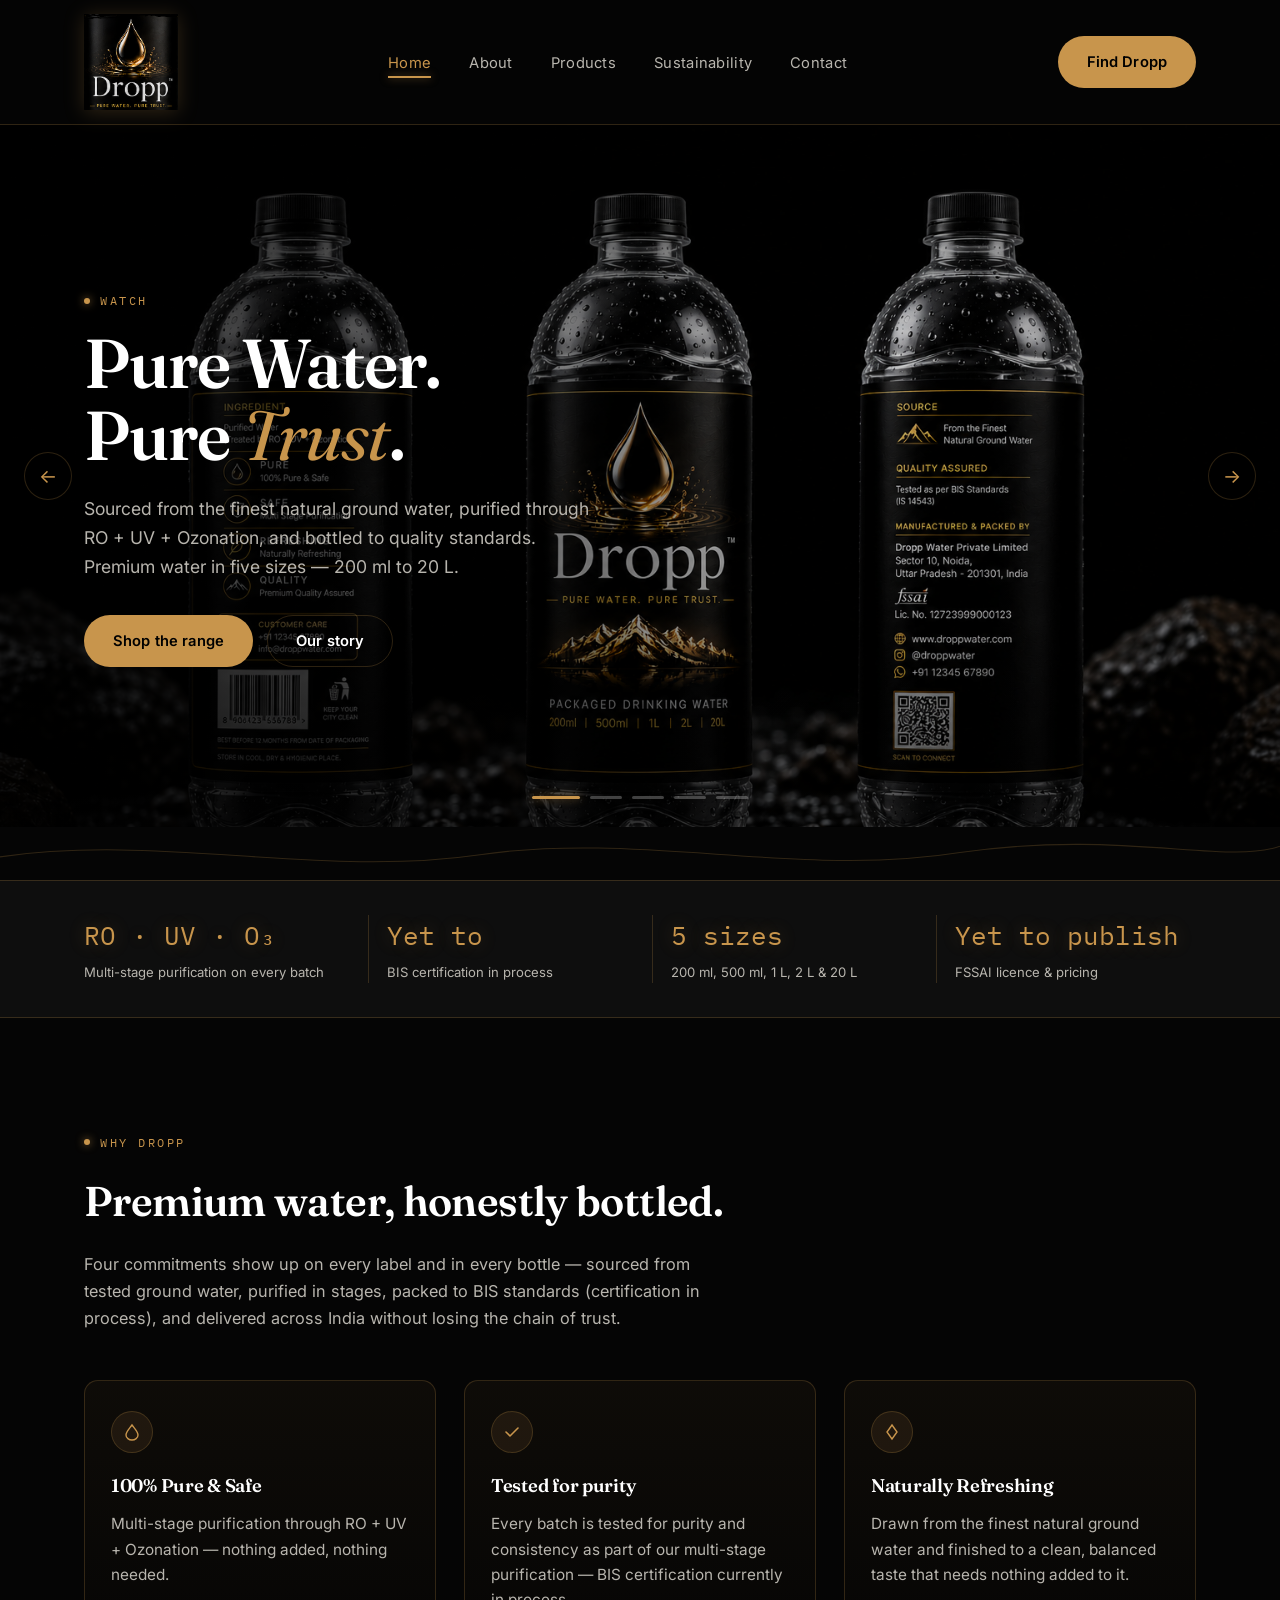
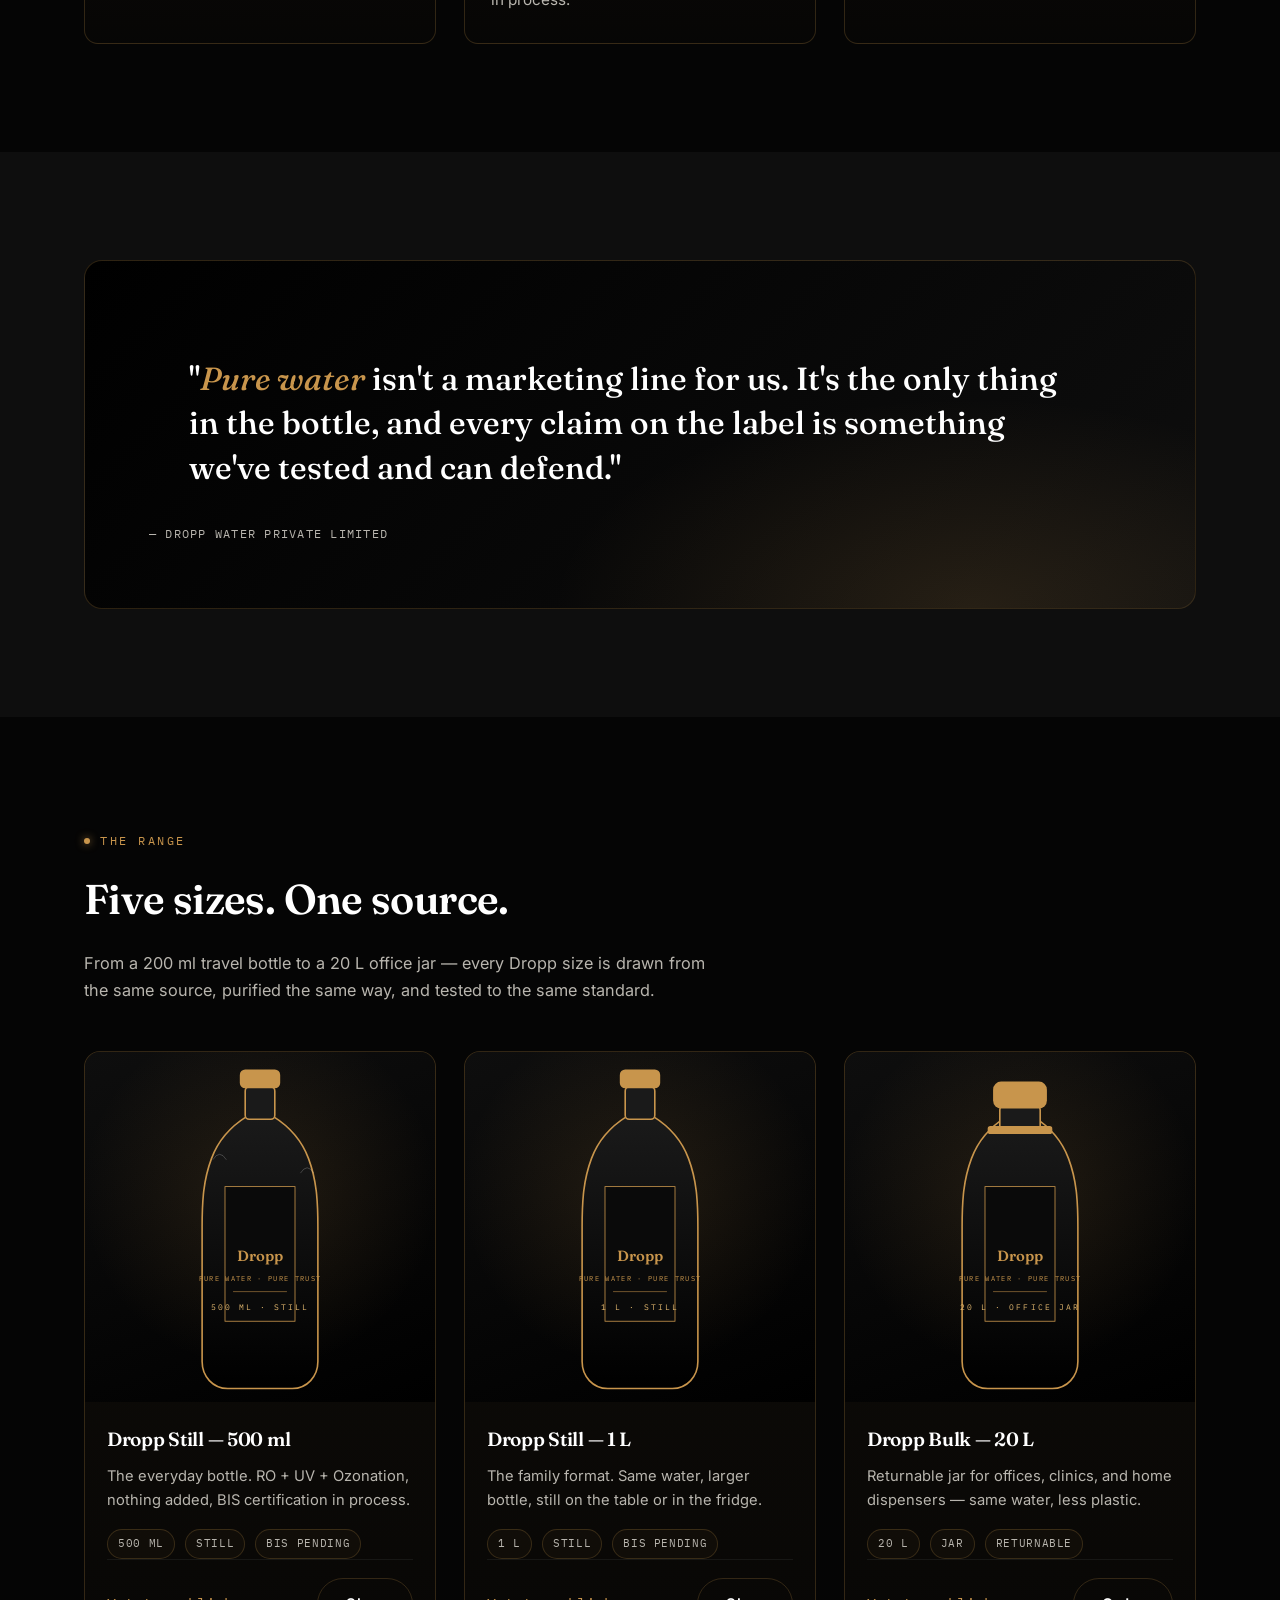
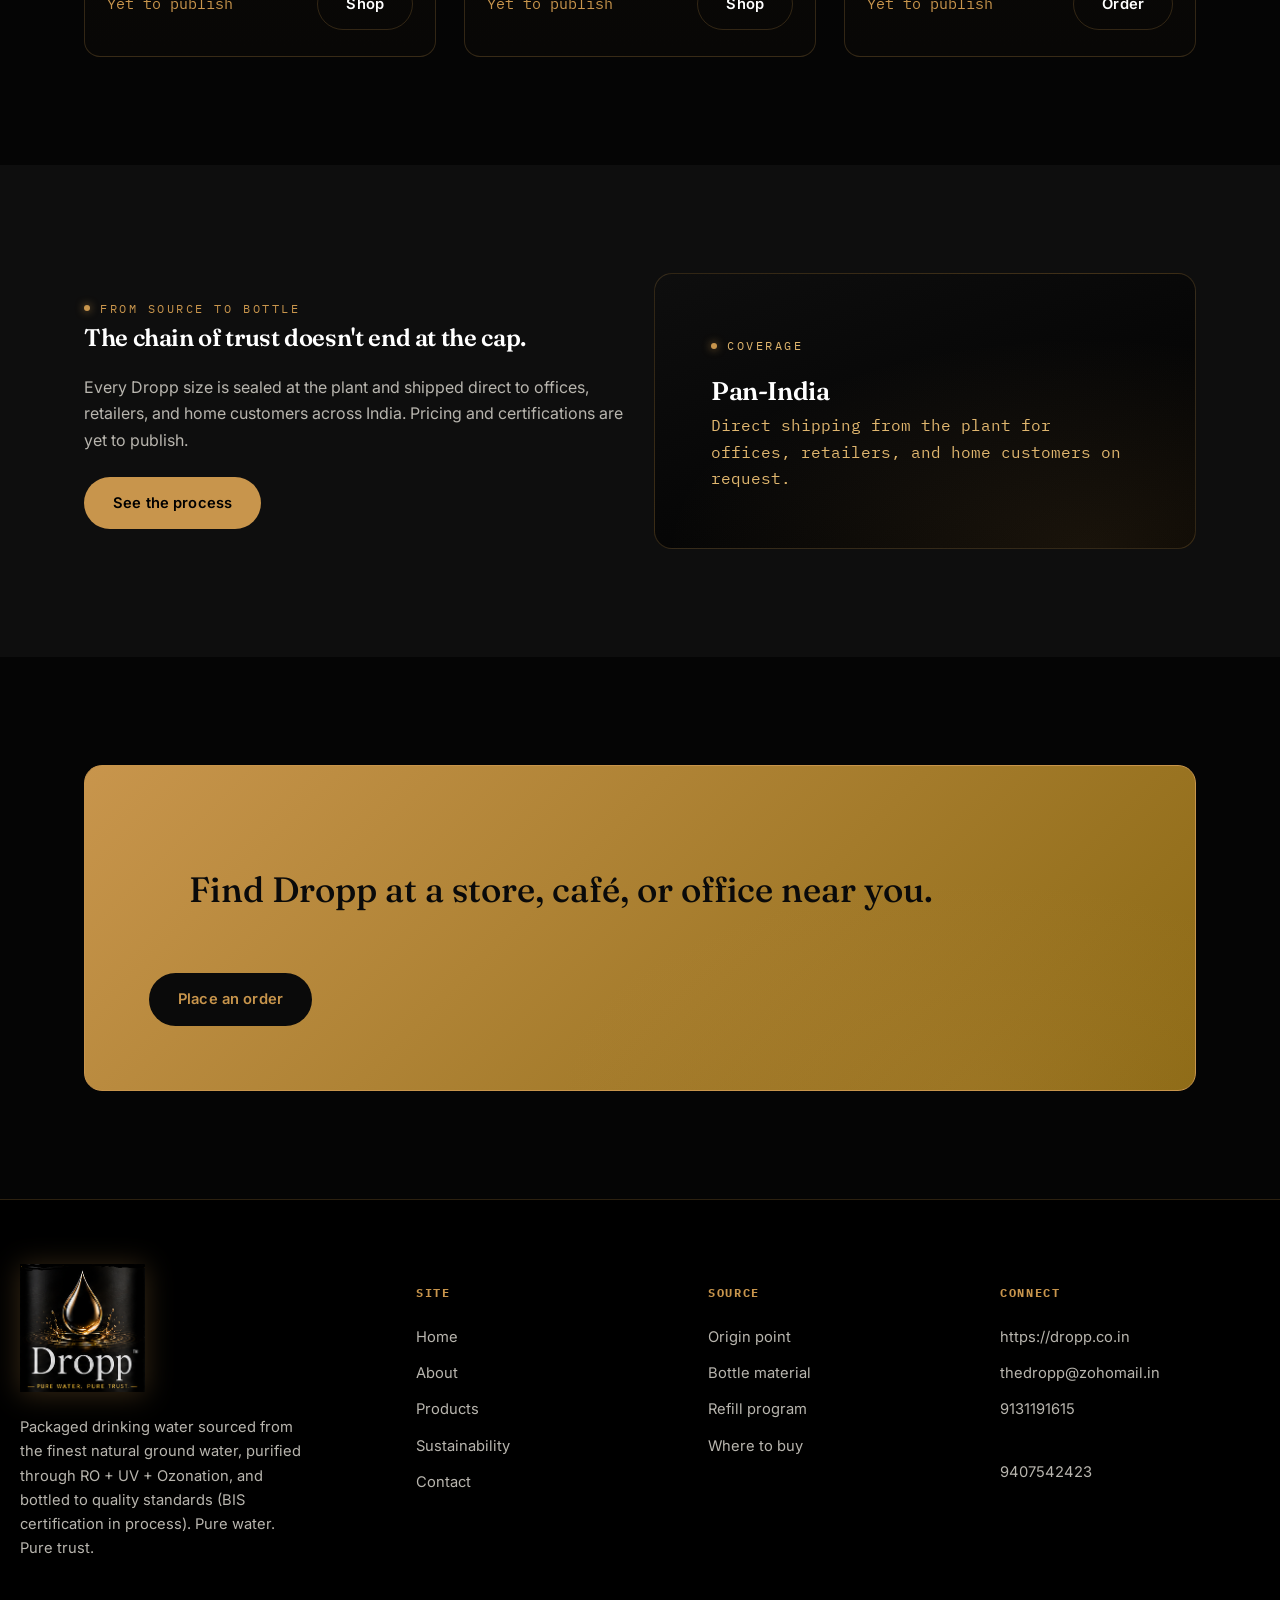
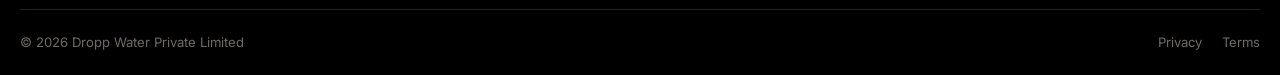
<file: index.html>
<!DOCTYPE html>
<html lang="en">
<head>
<meta charset="UTF-8">
<meta name="viewport" content="width=device-width, initial-scale=1.0">
<title>Dropp — Pure Water. Pure Trust.</title>
<meta name="description" content="Dropp is packaged drinking water sourced from the finest natural ground water, purified through RO + UV + ozonation, and bottled to quality standards (BIS certification in process). Pure water. Pure trust.">
<link rel="preconnect" href="https://fonts.googleapis.com">
<link href="https://fonts.googleapis.com/css2?family=Fraunces:ital,opsz,wght@0,9..144,380;0,9..144,500;0,9..144,600;1,9..144,400&family=Inter:wght@400;500;600&family=IBM+Plex+Mono:wght@400;500&display=swap" rel="stylesheet">
<link rel="stylesheet" href="styles.css">
</head>
<body>

<header class="site-header">
  <div class="wrap">
    <a href="index.html" class="logo"><img src="image/logo.png" alt="Dropp — Pure Water. Pure Trust."></a>
    <nav class="main-nav" id="main-nav">
      <ul>
        <li><a href="index.html" class="active">Home</a></li>
        <li><a href="about.html">About</a></li>
        <li><a href="products.html">Products</a></li>
        <li><a href="sustainability.html">Sustainability</a></li>
        <li><a href="contact.html">Contact</a></li>
      </ul>
    </nav>
    <div class="header-actions">
      <a href="contact.html" class="btn btn-primary">Find Dropp</a>
      <button class="menu-toggle" aria-label="Toggle menu" aria-expanded="false"><span></span></button>
    </div>
  </div>
</header>

<main>

  <!-- HERO SLIDER -->
  <section class="hero-slider" aria-roledescription="carousel" aria-label="Featured highlights">

    <!-- Slide 1: Video Ad -->
    <div class="slide slide-video active" role="group" aria-label="Slide 1 of 5">
      <div class="slide-bg slide-video-bg">
        <video class="slide-video-el" autoplay muted loop playsinline preload="auto" poster="image/bottles.png">
          <source src="image/ad1.mp4" type="video/mp4">
        </video>
      </div>
      <div class="wrap slide-inner">
        <div class="slide-content">
          <span class="eyebrow">Watch</span>
          <h1>Pure Water.<br>Pure <em>Trust</em>.</h1>
          <p class="lede">Sourced from the finest natural ground water, purified through RO + UV + Ozonation, and bottled to quality standards. Premium water in five sizes — 200&nbsp;ml to 20&nbsp;L.</p>
          <div class="hero-actions">
            <a href="products.html" class="btn btn-primary">Shop the range</a>
            <a href="about.html" class="btn btn-ghost">Our story</a>
          </div>
        </div>
      </div>
    </div>

    <!-- Slide 2: Bottle product image -->
    <div class="slide" role="group" aria-label="Slide 2 of 5">
      <div class="slide-bg">
        <img src="image/bottles.png" alt="Dropp water bottles, premium packaged drinking water">
      </div>
      <div class="wrap slide-inner">
        <div class="slide-content">
          <span class="eyebrow">Packaged Drinking Water</span>
          <h1>From the<br><em>Finest Source</em>.</h1>
          <p class="lede">Every Dropp bottle is drawn from tested natural ground water and finished to a standard you can taste. Premium water in five sizes — 200&nbsp;ml to 20&nbsp;L.</p>
          <div class="hero-actions">
            <a href="products.html" class="btn btn-primary">Shop the range</a>
            <a href="contact.html" class="btn btn-ghost">Place an order</a>
          </div>
        </div>
        <div class="slide-art" aria-hidden="true">
          <div class="gold-emblem">
            <strong>Yet to publish</strong>
            FSSAI licence &amp; pricing — coming soon
          </div>
        </div>
      </div>
    </div>

    <!-- Slide 3: Multi-stage purification -->
    <div class="slide" role="group" aria-label="Slide 3 of 5">
      <div class="slide-bg gradient"></div>
      <div class="wrap slide-inner">
        <div class="slide-content">
          <span class="eyebrow">The Process</span>
          <h1>RO&nbsp;+&nbsp;UV&nbsp;+<br><em>Ozonation</em>.</h1>
          <p class="lede">Every drop passes through a multi-stage purification sequence — sediment filtration, reverse osmosis, ultraviolet sterilisation, and ozone treatment — so what reaches the bottle is nothing but water.</p>
          <div class="hero-actions">
            <a href="sustainability.html" class="btn btn-primary">See the process</a>
            <a href="products.html" class="btn btn-ghost">Browse sizes</a>
          </div>
        </div>
        <div class="slide-art" aria-hidden="true">
          <img src="image/logo.png" alt="Dropp" class="slide-logo">
        </div>
      </div>
    </div>

    <!-- Slide 4: Source -->
    <div class="slide" role="group" aria-label="Slide 4 of 5">
      <div class="slide-bg gradient"></div>
      <div class="wrap slide-inner">
        <div class="slide-content">
          <span class="eyebrow">The Source</span>
          <h1>From the Finest<br>Natural <em>Ground Water</em>.</h1>
          <p class="lede">Drawn from tested aquifers, never blended, and bottled at a facility that follows the BIS specification for packaged drinking water. Both FSSAI and BIS certifications are yet to publish. Every claim on the label is one we can stand behind.</p>
          <div class="hero-actions">
            <a href="about.html" class="btn btn-primary">Read the source story</a>
            <a href="contact.html" class="btn btn-ghost">Place an order</a>
          </div>
        </div>
        <div class="slide-art" aria-hidden="true">
          <svg viewBox="0 0 360 320" xmlns="http://www.w3.org/2000/svg" style="width:100%; max-width:380px;">
            <g fill="none" stroke="#C8954C" stroke-width="1.2" opacity="0.6">
              <path d="M0,260 L60,200 L110,230 L160,160 L210,210 L260,140 L310,180 L360,150"/>
              <path d="M0,260 L60,200 L110,230 L160,160 L210,210 L260,140 L310,180 L360,150 L360,320 L0,320 Z" fill="#C8954C" opacity="0.12"/>
            </g>
            <g fill="#C8954C" opacity="0.85">
              <path d="M120,160 L132,180 L108,180 Z"/>
              <path d="M180,180 L196,210 L164,210 Z"/>
              <path d="M240,150 L258,184 L222,184 Z"/>
              <path d="M300,170 L314,196 L286,196 Z"/>
            </g>
            <g stroke="#E0B66E" stroke-width="1" fill="none" opacity="0.7">
              <path d="M40,80 Q120,40 220,70 T340,60"/>
              <path d="M60,120 Q140,90 240,110 T340,100"/>
            </g>
            <circle cx="180" cy="210" r="3" fill="#E0B66E"/>
            <line x1="180" y1="210" x2="240" y2="100" stroke="#E0B66E" stroke-width="0.8" stroke-dasharray="3 3"/>
            <text x="246" y="98" font-family="IBM Plex Mono, monospace" font-size="9" fill="#E0B66E" letter-spacing="2">SOURCE</text>
          </svg>
        </div>
      </div>
    </div>

    <!-- Slide 5: Sizes -->
    <div class="slide" role="group" aria-label="Slide 5 of 5">
      <div class="slide-bg">
        <img src="image/bottles.png" alt="Dropp bottle range">
      </div>
      <div class="wrap slide-inner">
        <div class="slide-content">
          <span class="eyebrow">The Range</span>
          <h1>200&nbsp;ml to 20&nbsp;L.<br><em>One water</em>.</h1>
          <p class="lede">Travel size, everyday bottle, family format, table service, office jar — every Dropp size draws from the same source and meets the same standard. Find the one that fits.</p>
          <div class="size-rail" aria-hidden="true">
            <span class="size-pill">200 ml</span>
            <span class="size-pill active">500 ml</span>
            <span class="size-pill">1 L</span>
            <span class="size-pill">2 L</span>
            <span class="size-pill">20 L</span>
          </div>
          <div class="hero-actions" style="margin-top:30px;">
            <a href="products.html" class="btn btn-primary">View all sizes</a>
          </div>
        </div>
      </div>
    </div>

    <!-- slider controls -->
    <button class="slider-arrow prev" aria-label="Previous slide">&#8592;</button>
    <button class="slider-arrow next" aria-label="Next slide">&#8594;</button>
    <div class="slider-dots" role="tablist">
      <button class="active" aria-label="Go to slide 1"></button>
      <button aria-label="Go to slide 2"></button>
      <button aria-label="Go to slide 3"></button>
      <button aria-label="Go to slide 4"></button>
      <button aria-label="Go to slide 5"></button>
    </div>
  </section>

  <div class="section-divider">
    <svg class="contour" viewBox="0 0 1200 50" preserveAspectRatio="none" aria-hidden="true">
      <path d="M0,28 C150,6 300,48 450,26 C600,4 750,48 900,24 C1050,2 1150,36 1200,18"/>
    </svg>
  </div>

  <!-- STAT STRIP -->
  <section class="stat-strip">
    <div class="wrap">
      <div class="stat">
        <div class="num">RO · UV · O₃</div>
        <div class="lbl">Multi-stage purification on every batch</div>
      </div>
      <div class="stat">
        <div class="num">Yet to</div>
        <div class="lbl">BIS certification in process</div>
      </div>
      <div class="stat">
        <div class="num">5 sizes</div>
        <div class="lbl">200 ml, 500 ml, 1 L, 2 L &amp; 20 L</div>
      </div>
      <div class="stat">
        <div class="num">Yet to publish</div>
        <div class="lbl">FSSAI licence &amp; pricing</div>
      </div>
    </div>
  </section>

  <!-- WHY DROPP -->
  <section class="section">
    <div class="wrap">
      <div class="section-head">
        <span class="eyebrow">Why Dropp</span>
        <h2>Premium water, honestly bottled.</h2>
        <p>Four commitments show up on every label and in every bottle — sourced from tested ground water, purified in stages, packed to BIS standards (certification in process), and delivered across India without losing the chain of trust.</p>
      </div>
      <div class="grid-3">
        <article class="pillar">
          <div class="mark">
            <svg width="18" height="18" viewBox="0 0 18 18" fill="none"><path d="M9 2 C 6,6 3,9 3,12 C 3,15 6,17 9,17 C 12,17 15,15 15,12 C 15,9 12,6 9,2 Z" stroke="#C8954C" stroke-width="1.4" fill="none"/></svg>
          </div>
          <h3>100% Pure &amp; Safe</h3>
          <p>Multi-stage purification through RO + UV + Ozonation — nothing added, nothing needed.</p>
        </article>
        <article class="pillar">
          <div class="mark">
            <svg width="18" height="18" viewBox="0 0 18 18" fill="none"><path d="M3 9 L7 13 L15 5" stroke="#C8954C" stroke-width="1.6" fill="none" stroke-linecap="round" stroke-linejoin="round"/></svg>
          </div>
          <h3>Tested for purity</h3>
          <p>Every batch is tested for purity and consistency as part of our multi-stage purification — BIS certification currently in process.</p>
        </article>
        <article class="pillar">
          <div class="mark">
            <svg width="18" height="18" viewBox="0 0 18 18" fill="none"><path d="M9 2 L14 9 L9 16 L4 9 Z" stroke="#C8954C" stroke-width="1.4"/></svg>
          </div>
          <h3>Naturally Refreshing</h3>
          <p>Drawn from the finest natural ground water and finished to a clean, balanced taste that needs nothing added to it.</p>
        </article>
      </div>
    </div>
  </section>

  <!-- QUOTE -->
  <section class="section alt">
    <div class="wrap">
      <div class="quote-block">
        <blockquote>"<em>Pure water</em> isn't a marketing line for us. It's the only thing in the bottle, and every claim on the label is something we've tested and can defend."</blockquote>
        <cite>— Dropp Water Private Limited</cite>
      </div>
    </div>
  </section>

  <!-- FEATURED PRODUCTS -->
  <section class="section">
    <div class="wrap">
      <div class="section-head">
        <span class="eyebrow">The range</span>
        <h2>Five sizes. One source.</h2>
        <p>From a 200&nbsp;ml travel bottle to a 20&nbsp;L office jar — every Dropp size is drawn from the same source, purified the same way, and tested to the same standard.</p>
      </div>
      <div class="grid-3">

        <article class="product-card">
          <div class="shot">
            <svg viewBox="0 0 200 260" xmlns="http://www.w3.org/2000/svg">
              <defs>
                <linearGradient id="bot1" x1="0" y1="0" x2="0" y2="1">
                  <stop offset="0%" stop-color="#1a1a1a"/><stop offset="100%" stop-color="#000000"/>
                </linearGradient>
              </defs>
              <path d="M90,48 C82,53 70,63 64,79 C58,95 57,110 57,130 L57,230 C57,241 65,250 76,250 L124,250 C135,250 143,241 143,230 L143,130 C143,110 142,95 136,79 C130,63 118,53 110,48 Z" fill="url(#bot1)" stroke="#C8954C" stroke-width="1.2"/>
              <rect x="74" y="100" width="52" height="100" fill="#0a0a0a" stroke="#C8954C" stroke-width="0.6"/>
              <text x="100" y="155" text-anchor="middle" font-family="Fraunces, serif" font-size="11" font-weight="600" fill="#C8954C">Dropp</text>
              <text x="100" y="170" text-anchor="middle" font-family="IBM Plex Mono, monospace" font-size="5" fill="#C8954C" letter-spacing="1">PURE WATER · PURE TRUST</text>
              <line x1="80" y1="178" x2="120" y2="178" stroke="#C8954C" stroke-width="0.4"/>
              <text x="100" y="192" text-anchor="middle" font-family="IBM Plex Mono, monospace" font-size="6" fill="#E0B66E" letter-spacing="1.5">500 ML · STILL</text>
              <rect x="89" y="26" width="22" height="24" rx="3" fill="#1a1a1a" stroke="#C8954C" stroke-width="1.2"/>
              <rect x="85" y="13" width="30" height="14" rx="4" fill="#C8954C"/>
              <path d="M65,80 Q70,72 75,80" stroke="rgba(255,255,255,0.25)" stroke-width="0.6" fill="none"/>
              <path d="M130,90 Q135,82 140,90" stroke="rgba(255,255,255,0.25)" stroke-width="0.6" fill="none"/>
            </svg>
          </div>
          <div class="body">
            <h3>Dropp Still — 500 ml</h3>
            <p class="desc">The everyday bottle. RO + UV + Ozonation, nothing added, BIS certification in process.</p>
            <div class="meta"><span class="tag">500 ml</span><span class="tag">Still</span><span class="tag">BIS pending</span></div>
            <div class="price-row"><span class="price">Yet to publish</span><a href="products.html" class="btn btn-ghost">Shop</a></div>
          </div>
        </article>

        <article class="product-card">
          <div class="shot">
            <svg viewBox="0 0 200 260" xmlns="http://www.w3.org/2000/svg">
              <defs>
                <linearGradient id="bot2" x1="0" y1="0" x2="0" y2="1">
                  <stop offset="0%" stop-color="#1a1a1a"/><stop offset="100%" stop-color="#000000"/>
                </linearGradient>
              </defs>
              <path d="M90,48 C82,53 70,63 64,79 C58,95 57,110 57,130 L57,230 C57,241 65,250 76,250 L124,250 C135,250 143,241 143,230 L143,130 C143,110 142,95 136,79 C130,63 118,53 110,48 Z" fill="url(#bot2)" stroke="#C8954C" stroke-width="1.2"/>
              <rect x="74" y="100" width="52" height="100" fill="#0a0a0a" stroke="#C8954C" stroke-width="0.6"/>
              <text x="100" y="155" text-anchor="middle" font-family="Fraunces, serif" font-size="11" font-weight="600" fill="#C8954C">Dropp</text>
              <text x="100" y="170" text-anchor="middle" font-family="IBM Plex Mono, monospace" font-size="5" fill="#C8954C" letter-spacing="1">PURE WATER · PURE TRUST</text>
              <line x1="80" y1="178" x2="120" y2="178" stroke="#C8954C" stroke-width="0.4"/>
              <text x="100" y="192" text-anchor="middle" font-family="IBM Plex Mono, monospace" font-size="6" fill="#E0B66E" letter-spacing="1.5">1 L · STILL</text>
              <rect x="89" y="26" width="22" height="24" rx="3" fill="#1a1a1a" stroke="#C8954C" stroke-width="1.2"/>
              <rect x="85" y="13" width="30" height="14" rx="4" fill="#C8954C"/>
            </svg>
          </div>
          <div class="body">
            <h3>Dropp Still — 1 L</h3>
            <p class="desc">The family format. Same water, larger bottle, still on the table or in the fridge.</p>
            <div class="meta"><span class="tag">1 L</span><span class="tag">Still</span><span class="tag">BIS pending</span></div>
            <div class="price-row"><span class="price">Yet to publish</span><a href="products.html" class="btn btn-ghost">Shop</a></div>
          </div>
        </article>

        <article class="product-card">
          <div class="shot">
            <svg viewBox="0 0 200 260" xmlns="http://www.w3.org/2000/svg">
              <defs>
                <linearGradient id="bot3" x1="0" y1="0" x2="0" y2="1">
                  <stop offset="0%" stop-color="#1a1a1a"/><stop offset="100%" stop-color="#000000"/>
                </linearGradient>
              </defs>
              <path d="M90,48 C82,53 70,63 64,79 C58,95 57,110 57,130 L57,230 C57,241 65,250 76,250 L124,250 C135,250 143,241 143,230 L143,130 C143,110 142,95 136,79 C130,63 118,53 110,48 Z" fill="url(#bot3)" stroke="#C8954C" stroke-width="1.2"/>
              <rect x="74" y="100" width="52" height="100" fill="#0a0a0a" stroke="#C8954C" stroke-width="0.6"/>
              <text x="100" y="155" text-anchor="middle" font-family="Fraunces, serif" font-size="11" font-weight="600" fill="#C8954C">Dropp</text>
              <text x="100" y="170" text-anchor="middle" font-family="IBM Plex Mono, monospace" font-size="5" fill="#C8954C" letter-spacing="1">PURE WATER · PURE TRUST</text>
              <line x1="80" y1="178" x2="120" y2="178" stroke="#C8954C" stroke-width="0.4"/>
              <text x="100" y="192" text-anchor="middle" font-family="IBM Plex Mono, monospace" font-size="6" fill="#E0B66E" letter-spacing="1.5">20 L · OFFICE JAR</text>
              <rect x="85" y="40" width="30" height="20" rx="3" fill="#1a1a1a" stroke="#C8954C" stroke-width="1.2"/>
              <rect x="80" y="22" width="40" height="20" rx="6" fill="#C8954C"/>
              <rect x="76" y="55" width="48" height="6" rx="2" fill="#C8954C"/>
            </svg>
          </div>
          <div class="body">
            <h3>Dropp Bulk — 20 L</h3>
            <p class="desc">Returnable jar for offices, clinics, and home dispensers — same water, less plastic.</p>
            <div class="meta"><span class="tag">20 L</span><span class="tag">Jar</span><span class="tag">Returnable</span></div>
            <div class="price-row"><span class="price">Yet to publish</span><a href="products.html" class="btn btn-ghost">Order</a></div>
          </div>
        </article>

      </div>
    </div>
  </section>

  <!-- SUSTAINABILITY TEASER -->
  <section class="section alt">
    <div class="wrap grid-2" style="align-items:center;">
      <div>
        <span class="eyebrow">From source to bottle</span>
        <h2>The chain of trust doesn't end at the cap.</h2>
        <p style="color:var(--ink-soft); margin-top:16px;">Every Dropp size is sealed at the plant and shipped direct to offices, retailers, and home customers across India. Pricing and certifications are yet to publish.</p>
        <a href="sustainability.html" class="btn btn-primary" style="margin-top:24px;">See the process</a>
      </div>
      <div class="elevation">
        <span class="eyebrow" style="color:var(--copper-soft);">Coverage</span>
        <h3 style="margin-top:14px;">Pan-India</h3>
        <p class="reading">Direct shipping from the plant for offices, retailers, and home customers on request.</p>
      </div>
    </div>
  </section>

  <!-- CTA -->
  <section class="section">
    <div class="wrap">
      <div class="quote-block" style="background:linear-gradient(135deg, #C8954C, #8B6914); border-color:#C8954C;">
        <blockquote style="max-width:none; font-size:clamp(1.5rem,3vw,2.2rem); color:#0A0A0A;">Find Dropp at a store, café, or office near you.</blockquote>
        <a href="contact.html" class="btn btn-light" style="margin-top:24px; background:#0A0A0A; color:#C8954C;">Place an order</a>
      </div>
    </div>
  </section>

</main>

<footer class="site-footer">
  <div class="wrap foot-top">
    <div class="foot-grid">
      <div class="foot-brand">
    <a href="index.html" class="logo"><img src="image/logo.png" alt="Dropp — Pure Water. Pure Trust."></a>
        <p>Packaged drinking water sourced from the finest natural ground water, purified through RO + UV + Ozonation, and bottled to quality standards (BIS certification in process). Pure water. Pure trust.</p>
      </div>
      <div class="foot-col">
        <h5>Site</h5>
        <a href="index.html">Home</a>
        <a href="about.html">About</a>
        <a href="products.html">Products</a>
        <a href="sustainability.html">Sustainability</a>
        <a href="contact.html">Contact</a>
      </div>
      <div class="foot-col">
        <h5>Source</h5>
        <a href="about.html">Origin point</a>
        <a href="sustainability.html">Bottle material</a>
        <a href="sustainability.html">Refill program</a>
        <a href="contact.html">Where to buy</a>
      </div>
      <div class="foot-col">
        <h5>Connect</h5>
        <a href="https://dropp.co.in" target="_blank" rel="noopener">https://dropp.co.in</a>
        <a href="mailto:thedropp@zohomail.in">thedropp@zohomail.in</a>
        <a href="tel:9131191615">9131191615</a><br><a href="tel:9407542423">9407542423</a>
      </div>
    </div>
  </div>
  <div class="wrap foot-bottom">
    <span>© <span data-year></span> Dropp Water Private Limited</span>
    <div class="legal-links"><a href="#">Privacy</a><a href="#">Terms</a></div>
  </div>
</footer>

<script src="script.js"></script>
</body>
</html>
</file>
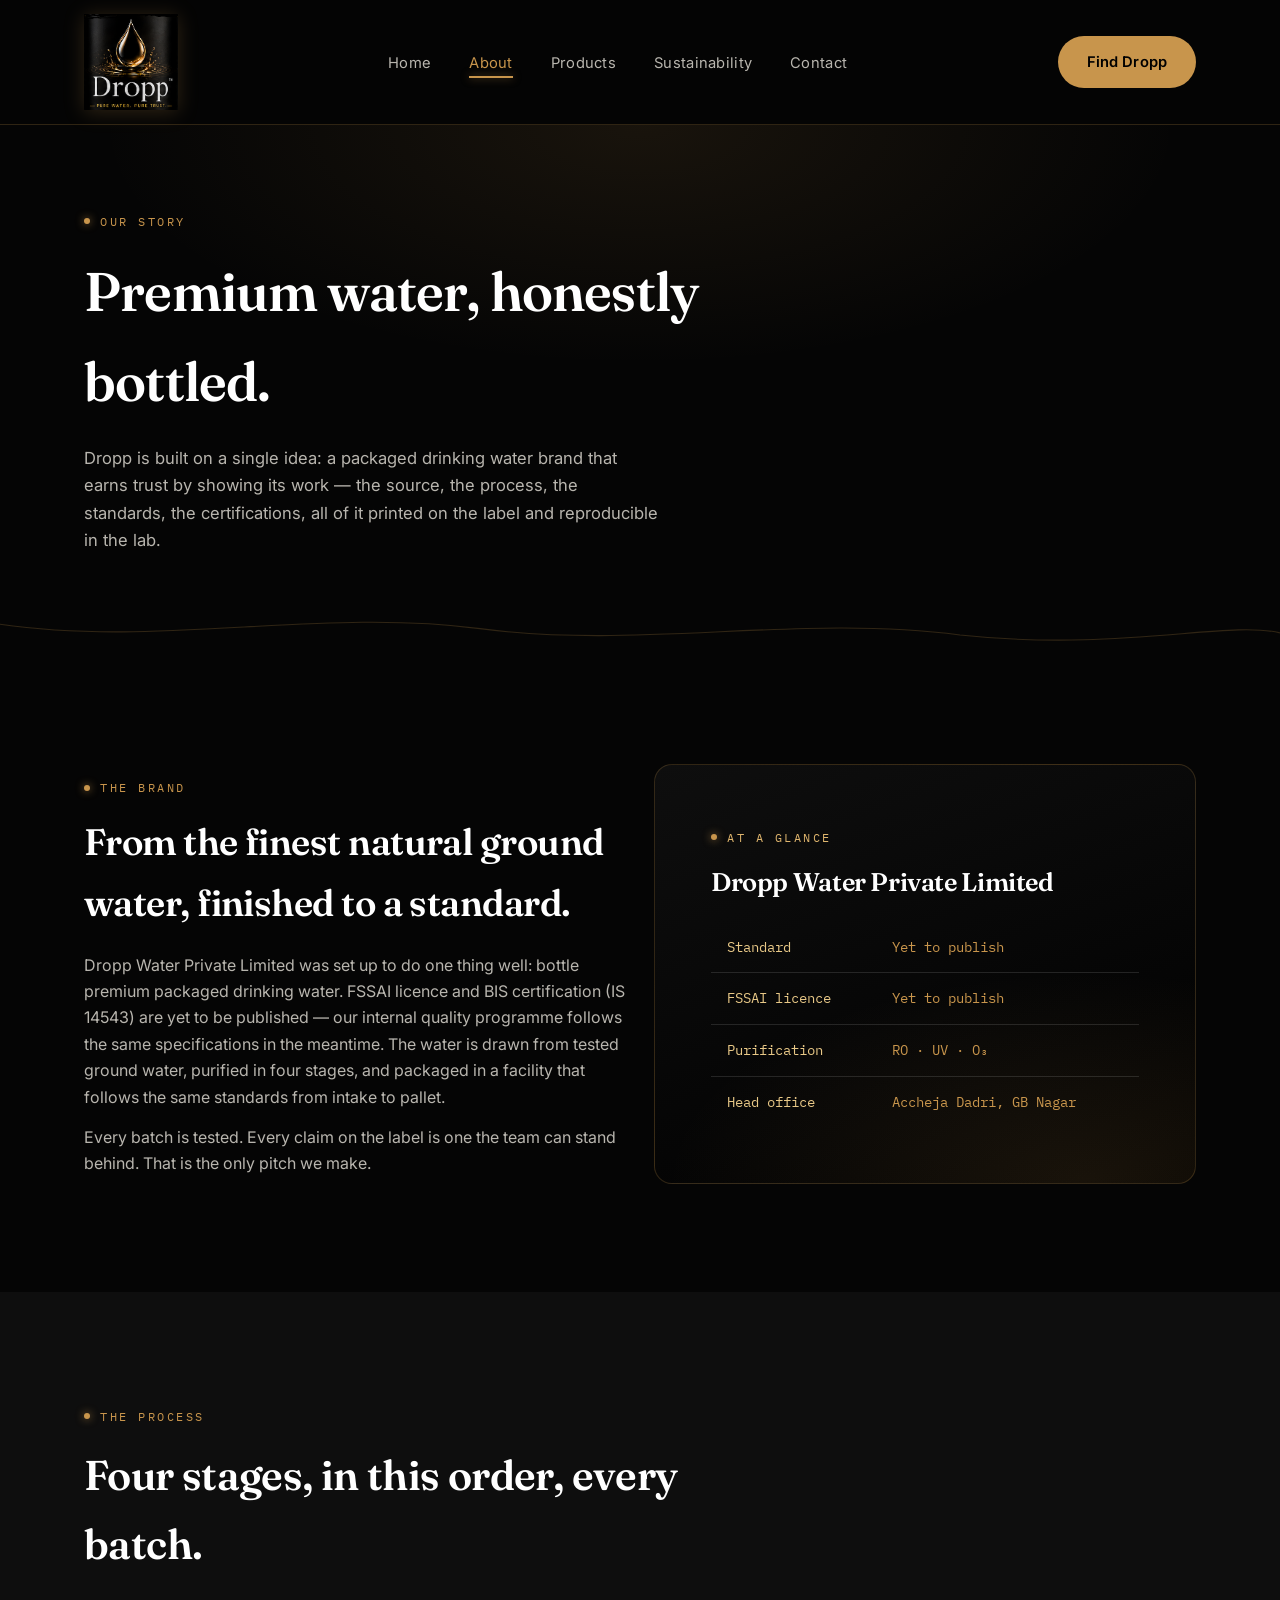
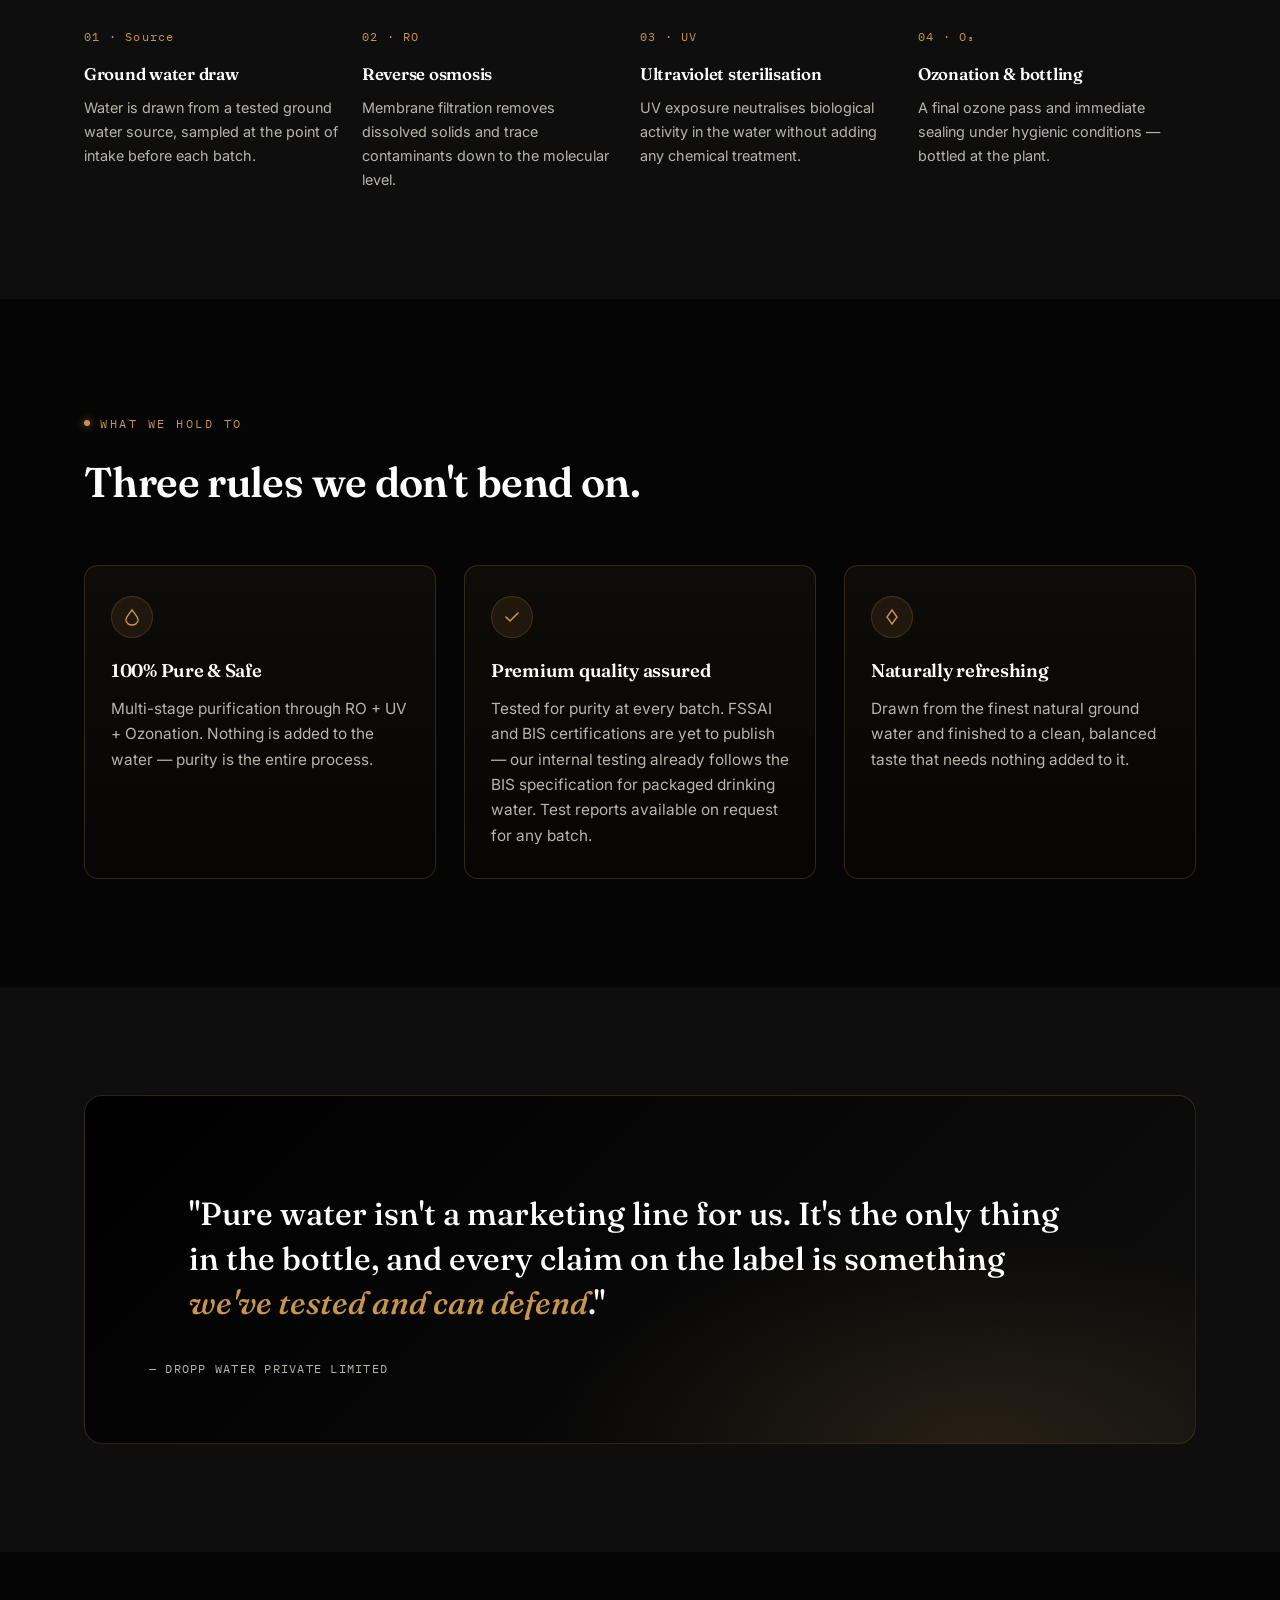
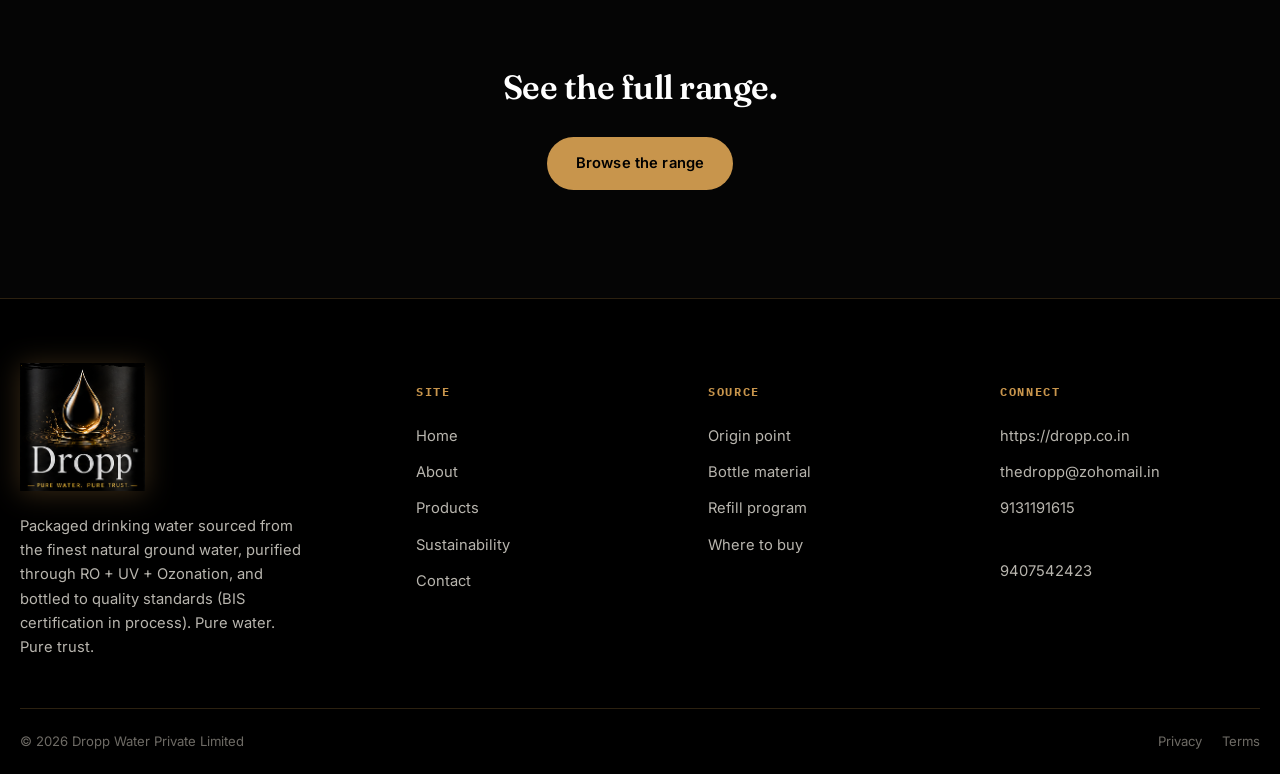
<file: about.html>
<!DOCTYPE html>
<html lang="en">
<head>
<meta charset="UTF-8">
<meta name="viewport" content="width=device-width, initial-scale=1.0">
<title>About — Dropp</title>
<meta name="description" content="Dropp Water Private Limited — premium packaged drinking water, purified through RO + UV + Ozonation. FSSAI and BIS certifications yet to publish.">
<link rel="preconnect" href="https://fonts.googleapis.com">
<link href="https://fonts.googleapis.com/css2?family=Fraunces:ital,opsz,wght@0,9..144,380;0,9..144,500;0,9..144,600;1,9..144,400&family=Inter:wght@400;500;600&family=IBM+Plex+Mono:wght@400;500&display=swap" rel="stylesheet">
<link rel="stylesheet" href="styles.css">
</head>
<body>

<header class="site-header">
  <div class="wrap">
    <a href="index.html" class="logo"><img src="image/logo.png" alt="Dropp — Pure Water. Pure Trust."></a>
    <nav class="main-nav" id="main-nav">
      <ul>
        <li><a href="index.html">Home</a></li>
        <li><a href="about.html" class="active">About</a></li>
        <li><a href="products.html">Products</a></li>
        <li><a href="sustainability.html">Sustainability</a></li>
        <li><a href="contact.html">Contact</a></li>
      </ul>
    </nav>
    <div class="header-actions">
      <a href="contact.html" class="btn btn-primary">Find Dropp</a>
      <button class="menu-toggle" aria-label="Toggle menu" aria-expanded="false"><span></span></button>
    </div>
  </div>
</header>

<main>

  <section class="page-head">
    <div class="wrap">
      <span class="eyebrow">Our story</span>
      <h1>Premium water, honestly bottled.</h1>
      <p>Dropp is built on a single idea: a packaged drinking water brand that earns trust by showing its work — the source, the process, the standards, the certifications, all of it printed on the label and reproducible in the lab.</p>
    </div>
  </section>

  <div class="section-divider">
    <svg class="contour" viewBox="0 0 1200 50" preserveAspectRatio="none" aria-hidden="true">
      <path d="M0,20 C150,42 300,4 450,24 C600,44 750,10 900,30 C1050,46 1150,16 1200,28"/>
    </svg>
  </div>

  <!-- ORIGIN STORY -->
  <section class="section">
    <div class="wrap grid-2" style="align-items:center;">
      <div>
        <span class="eyebrow">The brand</span>
        <h2 style="font-size:clamp(1.8rem,3vw,2.3rem); margin-top:14px;">From the finest natural ground water, finished to a standard.</h2>
        <p style="color:var(--ink-soft); margin-top:18px;">Dropp Water Private Limited was set up to do one thing well: bottle premium packaged drinking water. FSSAI licence and BIS certification (IS 14543) are yet to be published — our internal quality programme follows the same specifications in the meantime. The water is drawn from tested ground water, purified in four stages, and packaged in a facility that follows the same standards from intake to pallet.</p>
        <p style="color:var(--ink-soft); margin-top:14px;">Every batch is tested. Every claim on the label is one the team can stand behind. That is the only pitch we make.</p>
      </div>
      <div class="elevation">
        <span class="eyebrow" style="color:var(--copper-soft);">At a glance</span>
        <h3 style="margin-top:14px;">Dropp Water Private Limited</h3>
        <table class="spec-table" style="margin-top:18px; color:var(--mist);">
          <tbody>
            <tr><td style="color:var(--mist); border-color:rgba(255,255,255,0.12);">Standard</td><td class="num" style="border-color:rgba(255,255,255,0.12);">Yet to publish</td></tr>
            <tr><td style="color:var(--mist); border-color:rgba(255,255,255,0.12);">FSSAI licence</td><td class="num" style="border-color:rgba(255,255,255,0.12);">Yet to publish</td></tr>
            <tr><td style="color:var(--mist); border-color:rgba(255,255,255,0.12);">Purification</td><td class="num" style="border-color:rgba(255,255,255,0.12);">RO · UV · O₃</td></tr>
            <tr><td style="color:var(--mist);">Head office</td><td class="num">Accheja Dadri, GB Nagar</td></tr>
          </tbody>
        </table>
      </div>
    </div>
  </section>

  <!-- TIMELINE -->
  <section class="section alt">
    <div class="wrap">
      <div class="section-head">
        <span class="eyebrow">The process</span>
        <h2>Four stages, in this order, every batch.</h2>
      </div>
      <div class="process">
        <div class="process-step">
          <span class="idx">01 · Source</span>
          <h3>Ground water draw</h3>
          <p>Water is drawn from a tested ground water source, sampled at the point of intake before each batch.</p>
        </div>
        <div class="process-step">
          <span class="idx">02 · RO</span>
          <h3>Reverse osmosis</h3>
          <p>Membrane filtration removes dissolved solids and trace contaminants down to the molecular level.</p>
        </div>
        <div class="process-step">
          <span class="idx">03 · UV</span>
          <h3>Ultraviolet sterilisation</h3>
          <p>UV exposure neutralises biological activity in the water without adding any chemical treatment.</p>
        </div>
        <div class="process-step">
          <span class="idx">04 · O₃</span>
          <h3>Ozonation &amp; bottling</h3>
          <p>A final ozone pass and immediate sealing under hygienic conditions — bottled at the plant.</p>
        </div>
      </div>
    </div>
  </section>

  <!-- VALUES -->
  <section class="section">
    <div class="wrap">
      <div class="section-head">
        <span class="eyebrow">What we hold to</span>
        <h2>Three rules we don't bend on.</h2>
      </div>
      <div class="grid-3">
        <article class="pillar">
          <div class="mark"><svg width="18" height="18" viewBox="0 0 18 18" fill="none"><path d="M9 2 C 6,6 3,9 3,12 C 3,15 6,17 9,17 C 12,17 15,15 15,12 C 15,9 12,6 9,2 Z" stroke="#C8954C" stroke-width="1.4" fill="none"/></svg></div>
          <h3>100% Pure &amp; Safe</h3>
          <p>Multi-stage purification through RO + UV + Ozonation. Nothing is added to the water — purity is the entire process.</p>
        </article>
        <article class="pillar">
          <div class="mark"><svg width="18" height="18" viewBox="0 0 18 18" fill="none"><path d="M3 9 L7 13 L15 5" stroke="#C8954C" stroke-width="1.6" fill="none" stroke-linecap="round" stroke-linejoin="round"/></svg></div>
          <h3>Premium quality assured</h3>
          <p>Tested for purity at every batch. FSSAI and BIS certifications are yet to publish — our internal testing already follows the BIS specification for packaged drinking water. Test reports available on request for any batch.</p>
        </article>
        <article class="pillar">
          <div class="mark"><svg width="18" height="18" viewBox="0 0 18 18" fill="none"><path d="M9 2 L14 9 L9 16 L4 9 Z" stroke="#C8954C" stroke-width="1.4"/></svg></div>
          <h3>Naturally refreshing</h3>
          <p>Drawn from the finest natural ground water and finished to a clean, balanced taste that needs nothing added to it.</p>
        </article>
      </div>
    </div>
  </section>

  <!-- QUOTE -->
  <section class="section alt">
    <div class="wrap">
      <div class="quote-block">
        <blockquote>"Pure water isn't a marketing line for us. It's the only thing in the bottle, and every claim on the label is something <em>we've tested and can defend</em>."</blockquote>
        <cite>— Dropp Water Private Limited</cite>
      </div>
    </div>
  </section>

  <section class="section">
    <div class="wrap" style="text-align:center;">
      <h2 style="font-size:clamp(1.6rem,3vw,2.1rem);">See the full range.</h2>
      <a href="products.html" class="btn btn-primary" style="margin-top:22px;">Browse the range</a>
    </div>
  </section>

</main>

<footer class="site-footer">
  <div class="wrap foot-top">
    <div class="foot-grid">
      <div class="foot-brand">
    <a href="index.html" class="logo"><img src="image/logo.png" alt="Dropp — Pure Water. Pure Trust."></a>
        <p>Packaged drinking water sourced from the finest natural ground water, purified through RO + UV + Ozonation, and bottled to quality standards (BIS certification in process). Pure water. Pure trust.</p>
      </div>
      <div class="foot-col">
        <h5>Site</h5>
        <a href="index.html">Home</a>
        <a href="about.html">About</a>
        <a href="products.html">Products</a>
        <a href="sustainability.html">Sustainability</a>
        <a href="contact.html">Contact</a>
      </div>
      <div class="foot-col">
        <h5>Source</h5>
        <a href="about.html">Origin point</a>
        <a href="sustainability.html">Bottle material</a>
        <a href="sustainability.html">Refill program</a>
        <a href="contact.html">Where to buy</a>
      </div>
      <div class="foot-col">
        <h5>Connect</h5>
        <a href="https://dropp.co.in" target="_blank" rel="noopener">https://dropp.co.in</a>
        <a href="mailto:thedropp@zohomail.in">thedropp@zohomail.in</a>
        <a href="tel:9131191615">9131191615</a><br><a href="tel:9407542423">9407542423</a>
      </div>
    </div>
  </div>
  <div class="wrap foot-bottom">
    <span>© <span data-year></span> Dropp Water Private Limited</span>
    <div class="legal-links"><a href="#">Privacy</a><a href="#">Terms</a></div>
  </div>
</footer>

<script src="script.js"></script>
</body>
</html>
</file>
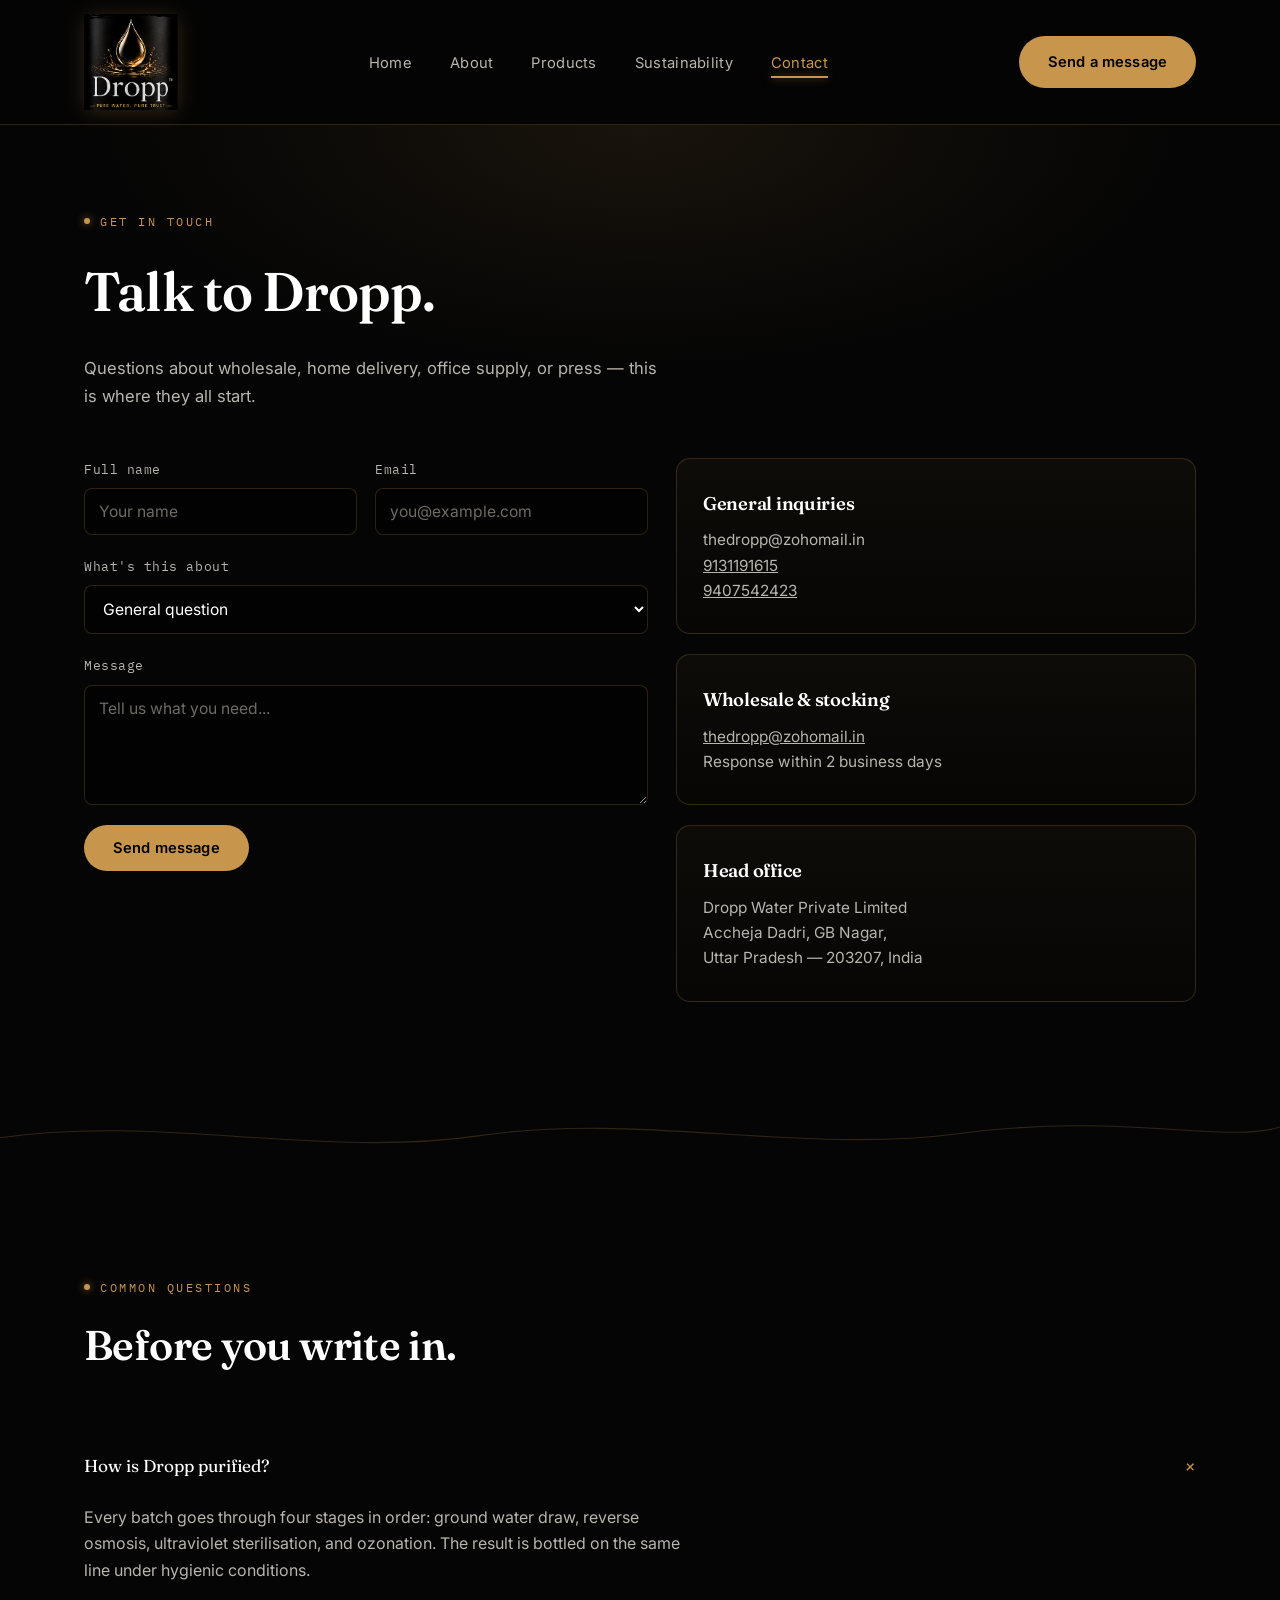
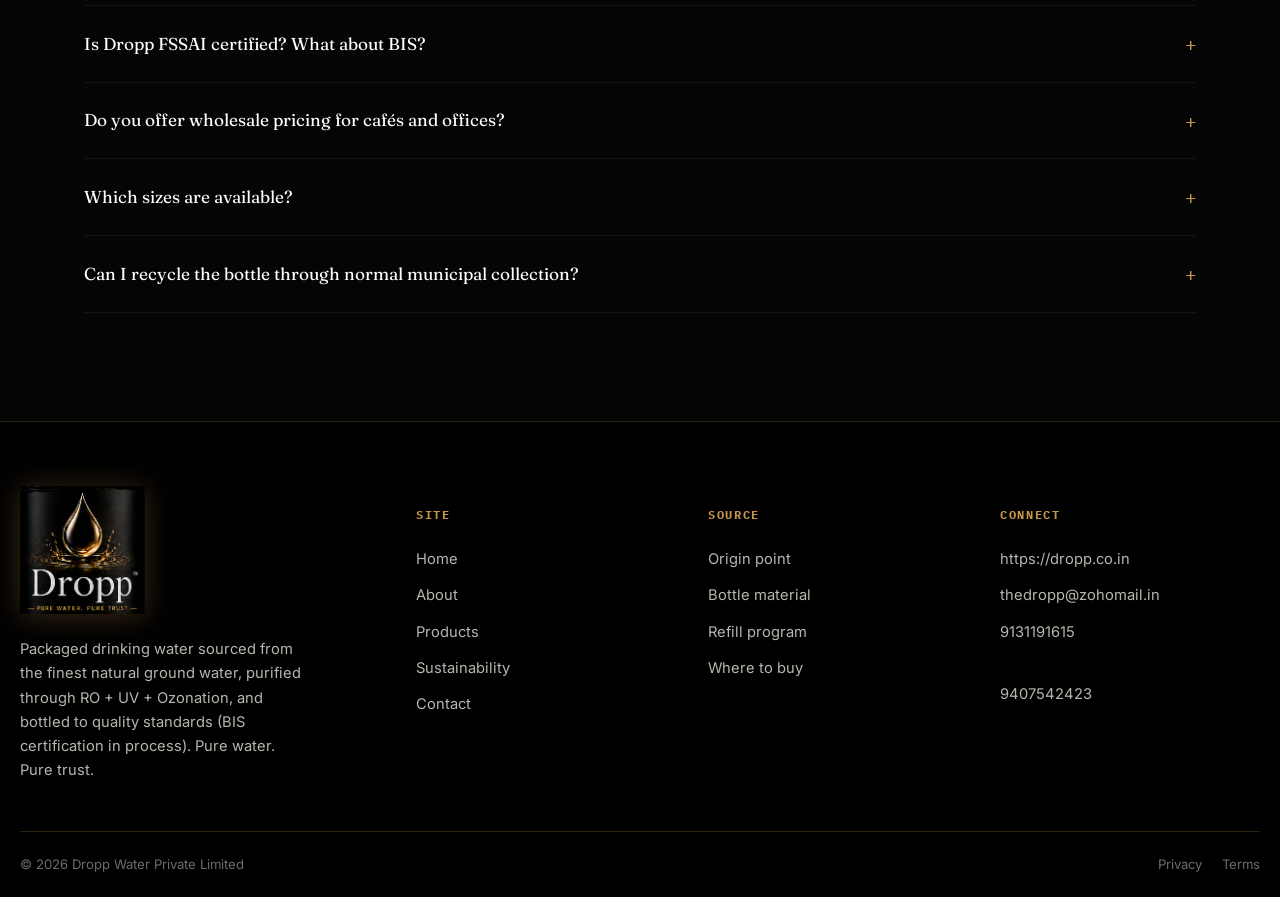
<file: contact.html>
<!DOCTYPE html>
<html lang="en">
<head>
<meta charset="UTF-8">
<meta name="viewport" content="width=device-width, initial-scale=1.0">
<title>Contact — Dropp</title>
<meta name="description" content="Get in touch with Dropp Water Private Limited, place wholesale or home-delivery orders, or read answers to common questions. FSSAI and BIS certifications yet to publish.">
<link rel="preconnect" href="https://fonts.googleapis.com">
<link href="https://fonts.googleapis.com/css2?family=Fraunces:ital,opsz,wght@0,9..144,380;0,9..144,500;0,9..144,600;1,9..144,400&family=Inter:wght@400;500;600&family=IBM+Plex+Mono:wght@400;500&display=swap" rel="stylesheet">
<link rel="stylesheet" href="styles.css">
</head>
<body>

<header class="site-header">
  <div class="wrap">
    <a href="index.html" class="logo"><img src="image/logo.png" alt="Dropp — Pure Water. Pure Trust."></a>
    <nav class="main-nav" id="main-nav">
      <ul>
        <li><a href="index.html">Home</a></li>
        <li><a href="about.html">About</a></li>
        <li><a href="products.html">Products</a></li>
        <li><a href="sustainability.html">Sustainability</a></li>
        <li><a href="contact.html" class="active">Contact</a></li>
      </ul>
    </nav>
    <div class="header-actions">
      <a href="#contact-form" class="btn btn-primary">Send a message</a>
      <button class="menu-toggle" aria-label="Toggle menu" aria-expanded="false"><span></span></button>
    </div>
  </div>
</header>

<main>

  <section class="page-head">
    <div class="wrap">
      <span class="eyebrow">Get in touch</span>
      <h1>Talk to Dropp.</h1>
      <p>Questions about wholesale, home delivery, office supply, or press — this is where they all start.</p>
    </div>
  </section>

  <!-- FORM + INFO -->
  <section class="section" style="padding-top:0;">
    <div class="wrap grid-2" style="align-items:flex-start;">

      <form id="contact-form">
        <div class="form-row">
          <div class="field">
            <label for="name">Full name</label>
            <input type="text" id="name" name="name" placeholder="Your name" required>
          </div>
          <div class="field">
            <label for="email">Email</label>
            <input type="email" id="email" name="email" placeholder="you@example.com" required>
          </div>
        </div>
        <div class="field">
          <label for="subject">What's this about</label>
          <select id="subject" name="subject">
            <option>General question</option>
            <option>Where to buy</option>
            <option>Wholesale / stocking</option>
            <option>Refill program</option>
            <option>Press</option>
          </select>
        </div>
        <div class="field">
          <label for="message">Message</label>
          <textarea id="message" name="message" placeholder="Tell us what you need..." required></textarea>
        </div>
        <button type="submit" class="btn btn-primary">Send message</button>
        <p id="form-note" style="margin-top:14px; font-size:0.88rem; color:var(--ink-soft);"></p>
      </form>

      <div>
        <div class="pillar" style="margin-bottom:20px;">
          <h3>General inquiries</h3>
          <p style="margin-top:8px;">thedropp@zohomail.in<br><a href="tel:9131191615">9131191615</a><br><a href="tel:9407542423">9407542423</a></p>
        </div>
        <div class="pillar" style="margin-bottom:20px;">
          <h3>Wholesale &amp; stocking</h3>
          <p style="margin-top:8px;"><a href="mailto:thedropp@zohomail.in">thedropp@zohomail.in</a><br>Response within 2 business days</p>
        </div>
        <div class="pillar">
          <h3>Head office</h3>
          <p style="margin-top:8px;">Dropp Water Private Limited<br>Accheja Dadri, GB Nagar,<br>Uttar Pradesh — 203207, India</p>
        </div>
      </div>

    </div>
  </section>

  <div class="section-divider">
    <svg class="contour" viewBox="0 0 1200 50" preserveAspectRatio="none" aria-hidden="true">
      <path d="M0,26 C150,4 300,46 450,24 C600,2 750,42 900,22 C1050,2 1150,32 1200,16"/>
    </svg>
  </div>

  <!-- FAQ -->
  <section class="section">
    <div class="wrap">
      <div class="section-head">
        <span class="eyebrow">Common questions</span>
        <h2>Before you write in.</h2>
      </div>

      <details class="accordion-item" open>
        <summary>How is Dropp purified?<span class="plus">+</span></summary>
        <div class="panel">Every batch goes through four stages in order: ground water draw, reverse osmosis, ultraviolet sterilisation, and ozonation. The result is bottled on the same line under hygienic conditions.</div>
      </details>
      <details class="accordion-item">
        <summary>Is Dropp FSSAI certified? What about BIS?<span class="plus">+</span></summary>
        <div class="panel">FSSAI licence and BIS certification (IS 14543) are yet to be published for Dropp. Our internal quality programme already follows the BIS specification for packaged drinking water. Test reports for any batch in circulation are available on request through the contact form.</div>
      </details>
      <details class="accordion-item">
        <summary>Do you offer wholesale pricing for cafés and offices?<span class="plus">+</span></summary>
        <div class="panel">Yes — case and bulk pricing scale with volume. Reach out via the wholesale email above with your expected monthly volume and your city, and our team will send a rate card within two business days.</div>
      </details>
      <details class="accordion-item">
        <summary>Which sizes are available?<span class="plus">+</span></summary>
        <div class="panel">Dropp ships in five sizes: 200 ml, 500 ml, 1 L, 2 L, and a returnable 20 L office jar. All sizes use the same source and the same purification sequence. See the Products page for the full list.</div>
      </details>
      <details class="accordion-item">
        <summary>Can I recycle the bottle through normal municipal collection?<span class="plus">+</span></summary>
        <div class="panel">Yes — the bottle, cap, and label are all designed to go through standard PET recycling streams without special handling. The 20 L jar is returnable and is collected on the next delivery.</div>
      </details>
    </div>
  </section>

</main>

<footer class="site-footer">
  <div class="wrap foot-top">
    <div class="foot-grid">
      <div class="foot-brand">
    <a href="index.html" class="logo"><img src="image/logo.png" alt="Dropp — Pure Water. Pure Trust."></a>
        <p>Packaged drinking water sourced from the finest natural ground water, purified through RO + UV + Ozonation, and bottled to quality standards (BIS certification in process). Pure water. Pure trust.</p>
      </div>
      <div class="foot-col">
        <h5>Site</h5>
        <a href="index.html">Home</a>
        <a href="about.html">About</a>
        <a href="products.html">Products</a>
        <a href="sustainability.html">Sustainability</a>
        <a href="contact.html">Contact</a>
      </div>
      <div class="foot-col">
        <h5>Source</h5>
        <a href="about.html">Origin point</a>
        <a href="sustainability.html">Bottle material</a>
        <a href="sustainability.html">Refill program</a>
        <a href="contact.html">Where to buy</a>
      </div>
      <div class="foot-col">
        <h5>Connect</h5>
        <a href="https://dropp.co.in" target="_blank" rel="noopener">https://dropp.co.in</a>
        <a href="mailto:thedropp@zohomail.in">thedropp@zohomail.in</a>
        <a href="tel:9131191615">9131191615</a><br><a href="tel:9407542423">9407542423</a>
      </div>
    </div>
  </div>
  <div class="wrap foot-bottom">
    <span>© <span data-year></span> Dropp Water Private Limited</span>
    <div class="legal-links"><a href="#">Privacy</a><a href="#">Terms</a></div>
  </div>
</footer>

<script src="script.js"></script>
</body>
</html>
</file>
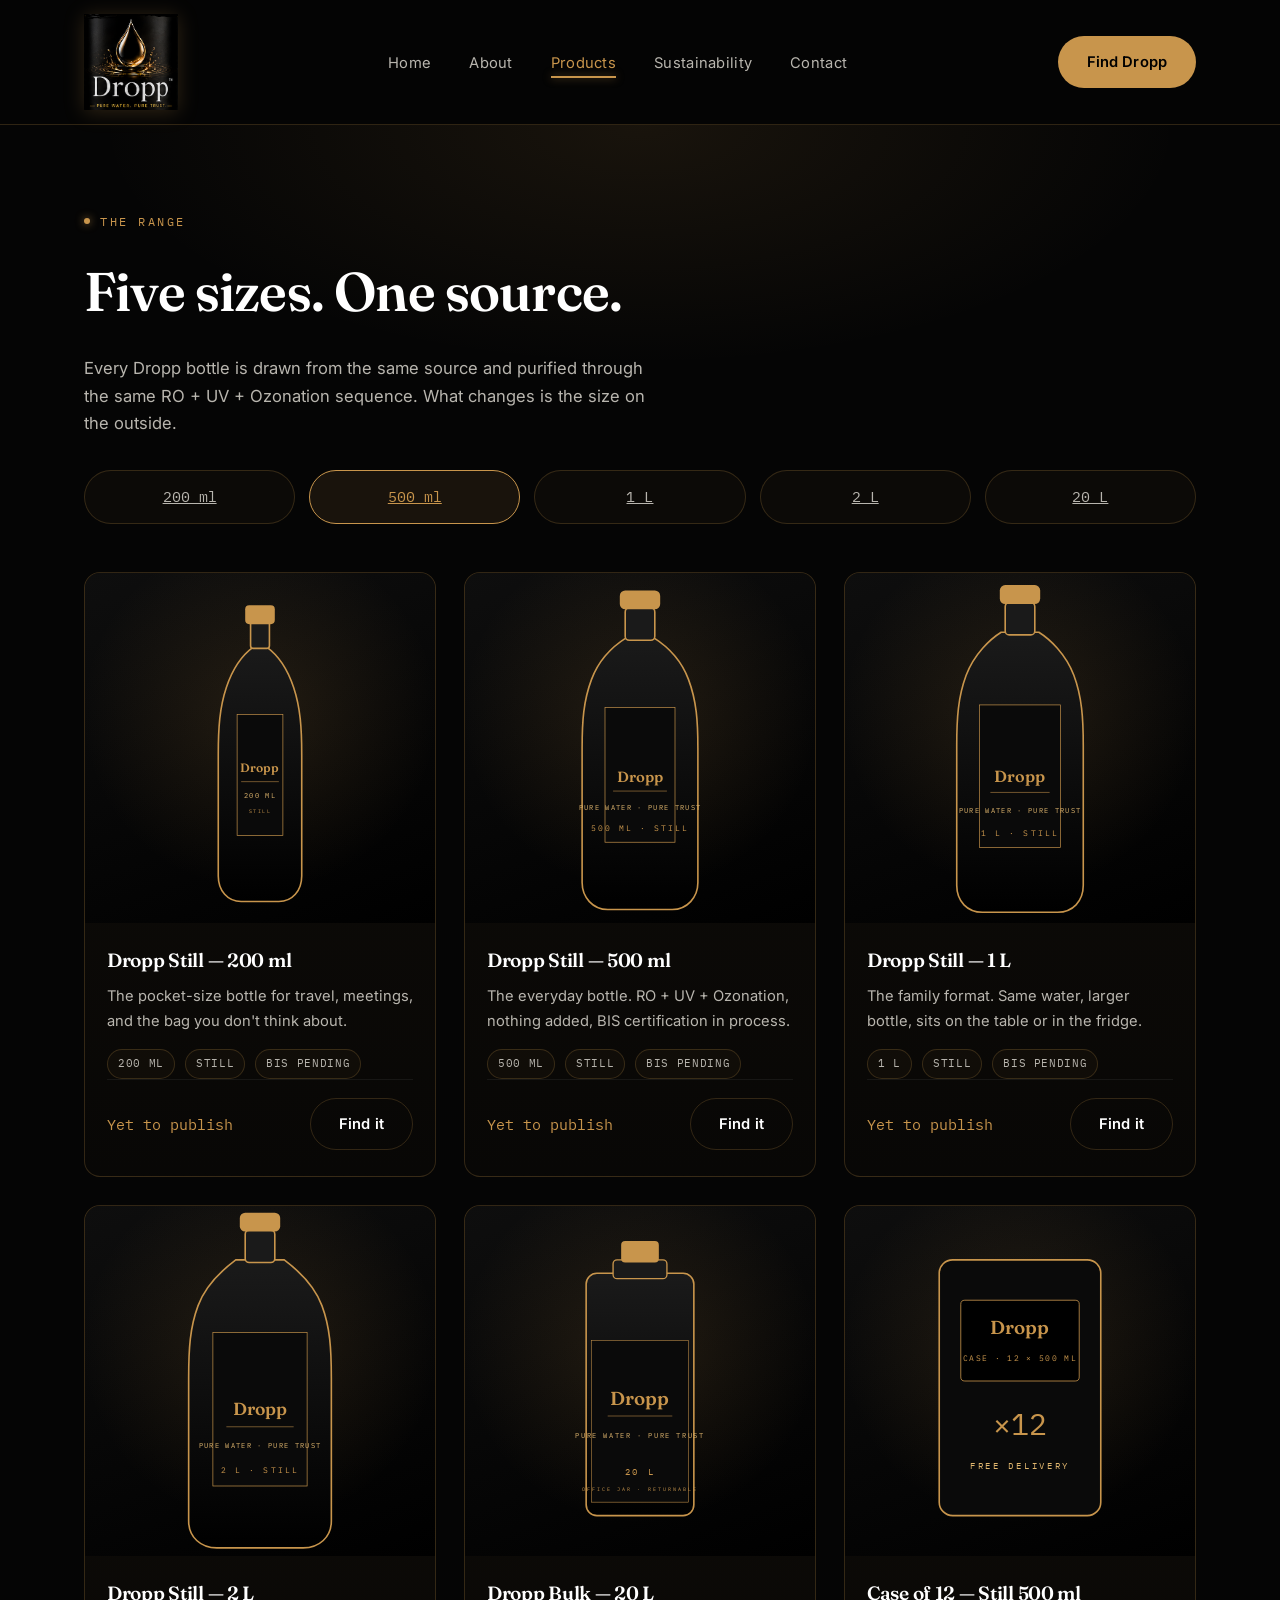
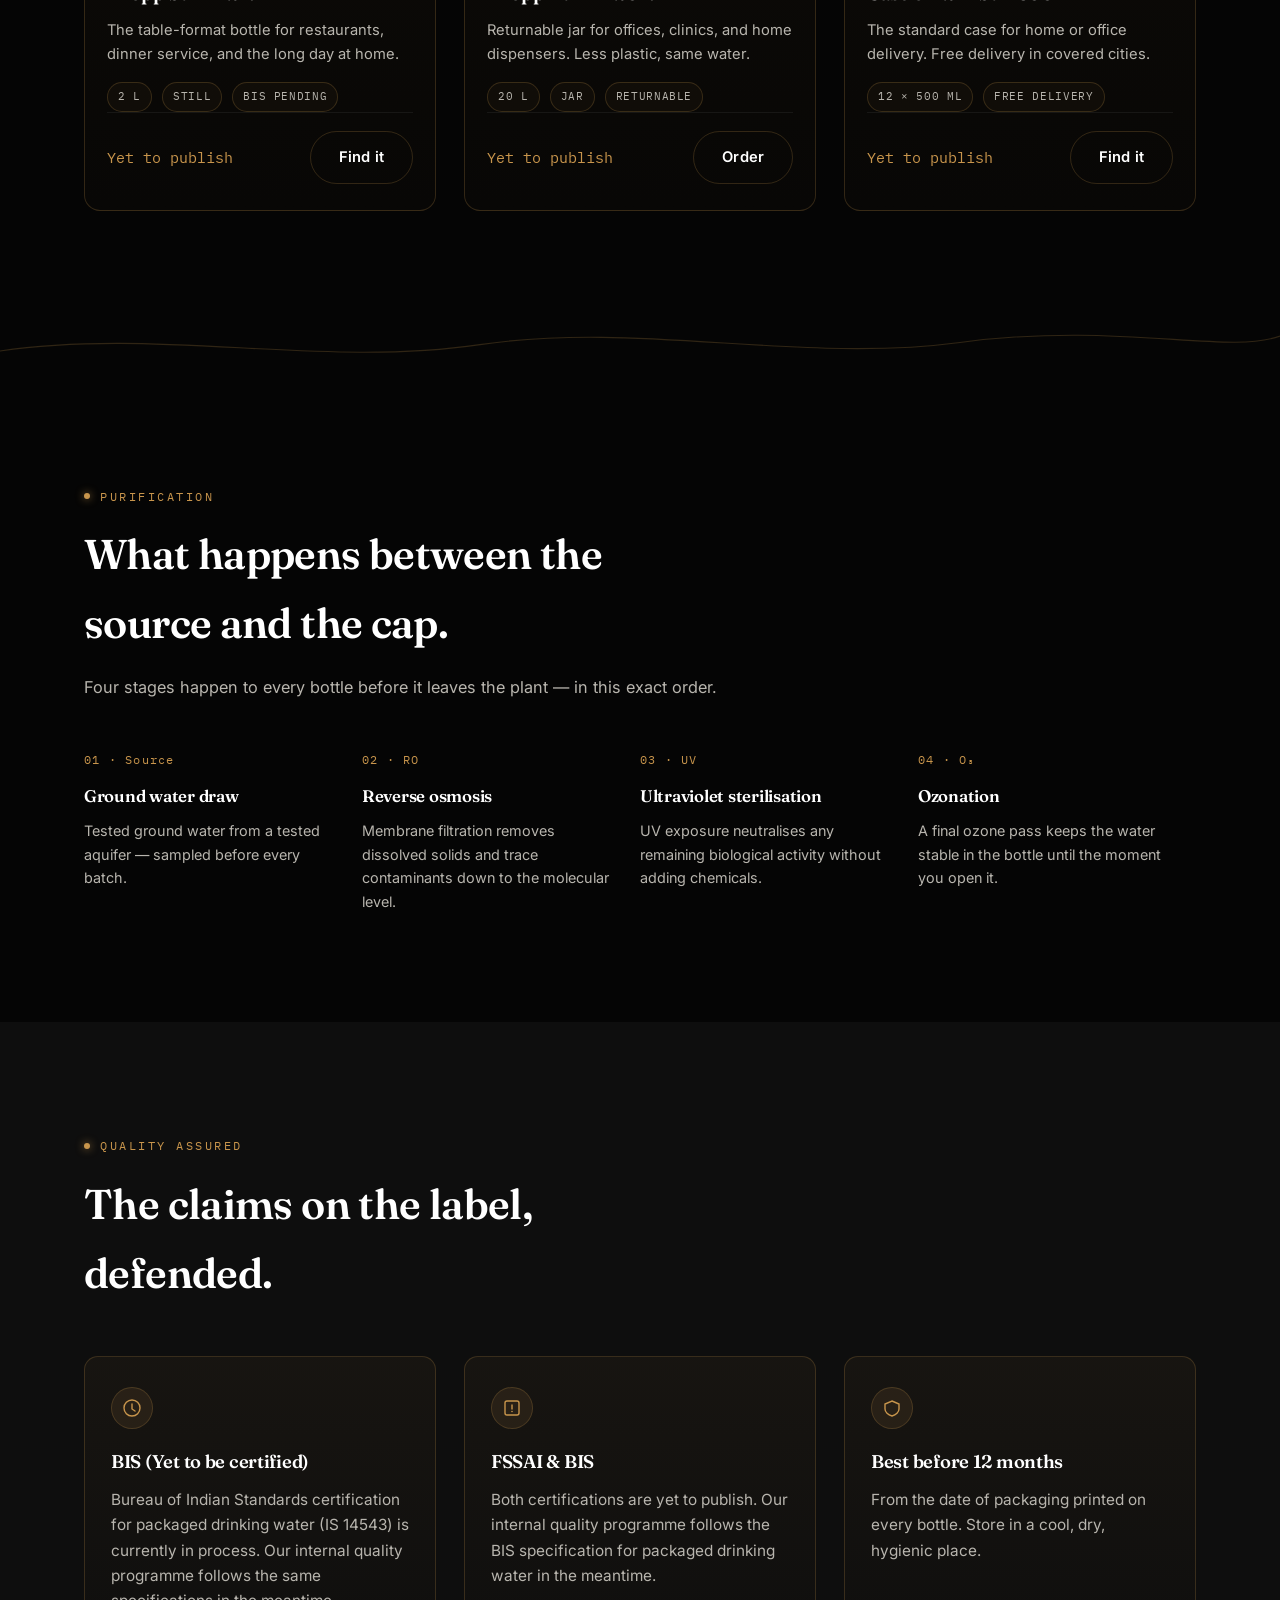
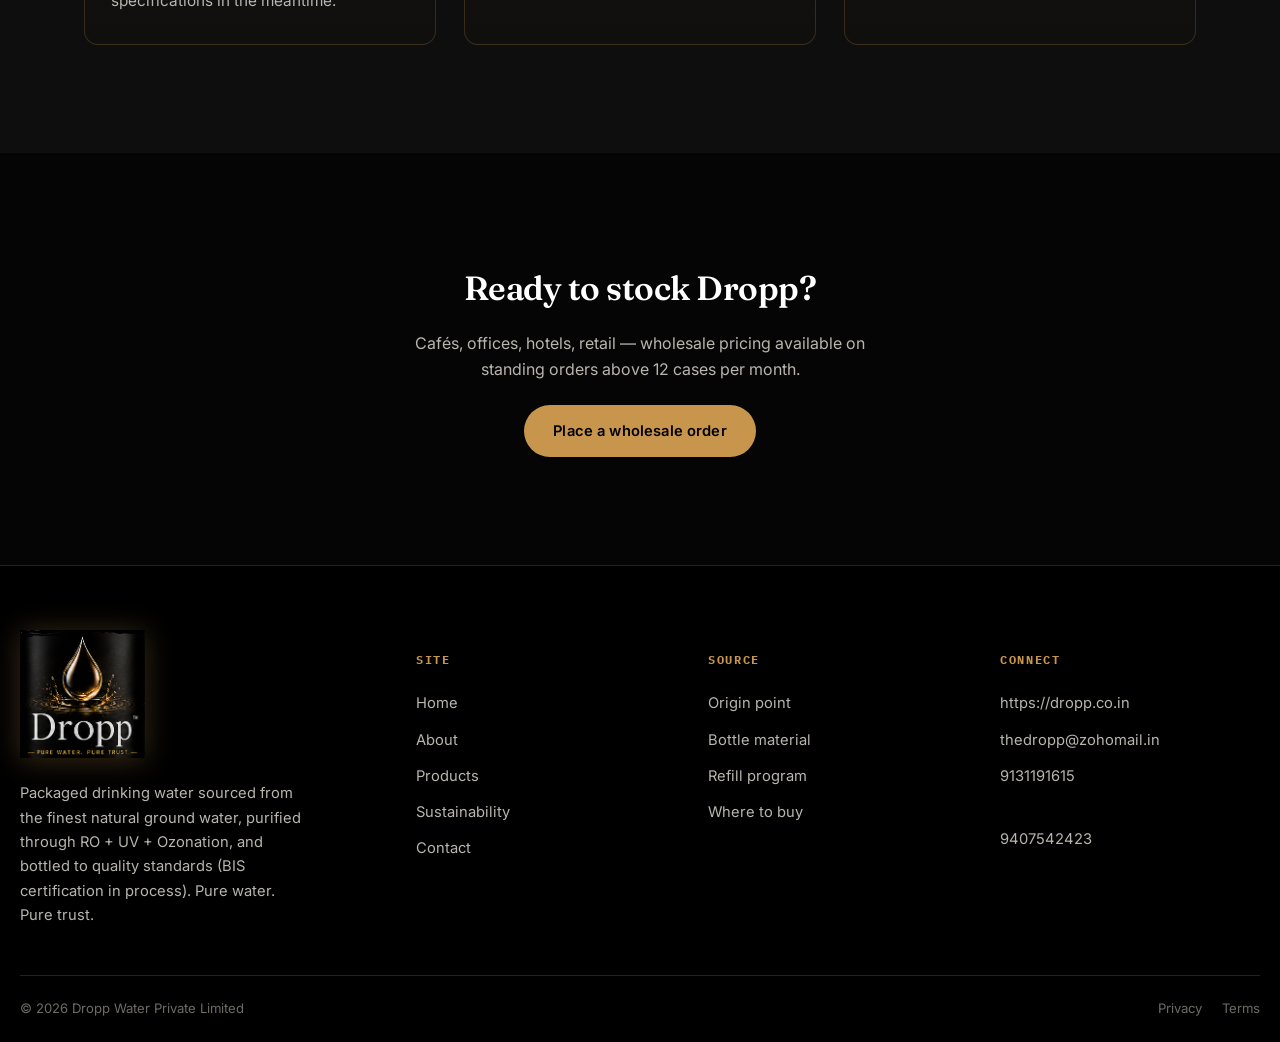
<file: products.html>
<!DOCTYPE html>
<html lang="en">
<head>
<meta charset="UTF-8">
<meta name="viewport" content="width=device-width, initial-scale=1.0">
<title>Products — Dropp</title>
<meta name="description" content="Dropp packaged drinking water in five sizes — 200 ml, 500 ml, 1 L, 2 L, and 20 L. Purified through RO + UV + Ozonation. Pricing and certifications yet to publish.">
<link rel="preconnect" href="https://fonts.googleapis.com">
<link href="https://fonts.googleapis.com/css2?family=Fraunces:ital,opsz,wght@0,9..144,380;0,9..144,500;0,9..144,600;1,9..144,400&family=Inter:wght@400;500;600&family=IBM+Plex+Mono:wght@400;500&display=swap" rel="stylesheet">
<link rel="stylesheet" href="styles.css">
</head>
<body>

<header class="site-header">
  <div class="wrap">
    <a href="index.html" class="logo"><img src="image/logo.png" alt="Dropp — Pure Water. Pure Trust."></a>
    <nav class="main-nav" id="main-nav">
      <ul>
        <li><a href="index.html">Home</a></li>
        <li><a href="about.html">About</a></li>
        <li><a href="products.html" class="active">Products</a></li>
        <li><a href="sustainability.html">Sustainability</a></li>
        <li><a href="contact.html">Contact</a></li>
      </ul>
    </nav>
    <div class="header-actions">
      <a href="contact.html" class="btn btn-primary">Find Dropp</a>
      <button class="menu-toggle" aria-label="Toggle menu" aria-expanded="false"><span></span></button>
    </div>
  </div>
</header>

<main>

  <section class="page-head">
    <div class="wrap">
      <span class="eyebrow">The range</span>
      <h1>Five sizes. One source.</h1>
      <p>Every Dropp bottle is drawn from the same source and purified through the same RO + UV + Ozonation sequence. What changes is the size on the outside.</p>
      <div class="size-rail" style="margin-top:32px;">
        <a href="#200" class="size-pill">200 ml</a>
        <a href="#500" class="size-pill active">500 ml</a>
        <a href="#1l" class="size-pill">1 L</a>
        <a href="#2l" class="size-pill">2 L</a>
        <a href="#20l" class="size-pill">20 L</a>
      </div>
    </div>
  </section>

  <!-- PRODUCT GRID -->
  <section class="section" style="padding-top:0;">
    <div class="wrap">
      <div class="grid-3">

        <article class="product-card">
          <div class="shot">
            <svg viewBox="0 0 200 260" xmlns="http://www.w3.org/2000/svg">
              <defs>
                <linearGradient id="pg1" x1="0" y1="0" x2="0" y2="1">
                  <stop offset="0%" stop-color="#1a1a1a"/><stop offset="100%" stop-color="#000000"/>
                </linearGradient>
              </defs>
              <path d="M95,55 C88,60 80,70 75,85 C70,100 69,115 69,135 L69,225 C69,236 76,244 86,244 L114,244 C124,244 131,236 131,225 L131,135 C131,115 130,100 125,85 C120,70 112,60 105,55 Z" fill="url(#pg1)" stroke="#C8954C" stroke-width="1.2"/>
              <rect x="83" y="105" width="34" height="90" fill="#0a0a0a" stroke="#C8954C" stroke-width="0.5"/>
              <text x="100" y="148" text-anchor="middle" font-family="Fraunces, serif" font-size="9" font-weight="600" fill="#C8954C">Dropp</text>
              <line x1="86" y1="155" x2="114" y2="155" stroke="#C8954C" stroke-width="0.4"/>
              <text x="100" y="167" text-anchor="middle" font-family="IBM Plex Mono, monospace" font-size="5" fill="#E0B66E" letter-spacing="1">200 ML</text>
              <text x="100" y="178" text-anchor="middle" font-family="IBM Plex Mono, monospace" font-size="4" fill="#C8954C" letter-spacing="1">STILL</text>
              <rect x="93" y="36" width="14" height="20" rx="2" fill="#1a1a1a" stroke="#C8954C" stroke-width="1.2"/>
              <rect x="89" y="24" width="22" height="14" rx="3" fill="#C8954C"/>
            </svg>
          </div>
          <div class="body">
            <h3>Dropp Still — 200 ml</h3>
            <p class="desc">The pocket-size bottle for travel, meetings, and the bag you don't think about.</p>
            <div class="meta"><span class="tag">200 ml</span><span class="tag">Still</span><span class="tag">BIS pending</span></div>
            <div class="price-row"><span class="price">Yet to publish</span><a href="contact.html" class="btn btn-ghost">Find it</a></div>
          </div>
        </article>

        <article class="product-card">
          <div class="shot">
            <svg viewBox="0 0 200 260" xmlns="http://www.w3.org/2000/svg">
              <defs>
                <linearGradient id="pg2" x1="0" y1="0" x2="0" y2="1">
                  <stop offset="0%" stop-color="#1a1a1a"/><stop offset="100%" stop-color="#000000"/>
                </linearGradient>
              </defs>
              <path d="M90,48 C82,53 70,63 64,79 C58,95 57,110 57,130 L57,230 C57,241 65,250 76,250 L124,250 C135,250 143,241 143,230 L143,130 C143,110 142,95 136,79 C130,63 118,53 110,48 Z" fill="url(#pg2)" stroke="#C8954C" stroke-width="1.2"/>
              <rect x="74" y="100" width="52" height="100" fill="#0a0a0a" stroke="#C8954C" stroke-width="0.5"/>
              <text x="100" y="155" text-anchor="middle" font-family="Fraunces, serif" font-size="11" font-weight="600" fill="#C8954C">Dropp</text>
              <line x1="80" y1="162" x2="120" y2="162" stroke="#C8954C" stroke-width="0.4"/>
              <text x="100" y="176" text-anchor="middle" font-family="IBM Plex Mono, monospace" font-size="5" fill="#E0B66E" letter-spacing="1">PURE WATER · PURE TRUST</text>
              <text x="100" y="192" text-anchor="middle" font-family="IBM Plex Mono, monospace" font-size="6" fill="#C8954C" letter-spacing="1.5">500 ML · STILL</text>
              <rect x="89" y="26" width="22" height="24" rx="3" fill="#1a1a1a" stroke="#C8954C" stroke-width="1.2"/>
              <rect x="85" y="13" width="30" height="14" rx="4" fill="#C8954C"/>
            </svg>
          </div>
          <div class="body">
            <h3>Dropp Still — 500 ml</h3>
            <p class="desc">The everyday bottle. RO + UV + Ozonation, nothing added, BIS certification in process.</p>
            <div class="meta"><span class="tag">500 ml</span><span class="tag">Still</span><span class="tag">BIS pending</span></div>
            <div class="price-row"><span class="price">Yet to publish</span><a href="contact.html" class="btn btn-ghost">Find it</a></div>
          </div>
        </article>

        <article class="product-card">
          <div class="shot">
            <svg viewBox="0 0 200 260" xmlns="http://www.w3.org/2000/svg">
              <defs>
                <linearGradient id="pg3" x1="0" y1="0" x2="0" y2="1">
                  <stop offset="0%" stop-color="#1a1a1a"/><stop offset="100%" stop-color="#000000"/>
                </linearGradient>
              </defs>
              <path d="M86,44 C78,49 66,60 60,76 C54,92 53,108 53,128 L53,232 C53,244 61,252 72,252 L128,252 C139,252 147,244 147,232 L147,128 C147,108 146,92 140,76 C134,60 122,49 114,44 Z" fill="url(#pg3)" stroke="#C8954C" stroke-width="1.2"/>
              <rect x="70" y="98" width="60" height="106" fill="#0a0a0a" stroke="#C8954C" stroke-width="0.5"/>
              <text x="100" y="155" text-anchor="middle" font-family="Fraunces, serif" font-size="12" font-weight="600" fill="#C8954C">Dropp</text>
              <line x1="78" y1="163" x2="122" y2="163" stroke="#C8954C" stroke-width="0.4"/>
              <text x="100" y="178" text-anchor="middle" font-family="IBM Plex Mono, monospace" font-size="5" fill="#E0B66E" letter-spacing="1">PURE WATER · PURE TRUST</text>
              <text x="100" y="195" text-anchor="middle" font-family="IBM Plex Mono, monospace" font-size="6" fill="#C8954C" letter-spacing="1.5">1 L · STILL</text>
              <rect x="89" y="22" width="22" height="24" rx="3" fill="#1a1a1a" stroke="#C8954C" stroke-width="1.2"/>
              <rect x="85" y="9" width="30" height="14" rx="4" fill="#C8954C"/>
            </svg>
          </div>
          <div class="body">
            <h3>Dropp Still — 1 L</h3>
            <p class="desc">The family format. Same water, larger bottle, sits on the table or in the fridge.</p>
            <div class="meta"><span class="tag">1 L</span><span class="tag">Still</span><span class="tag">BIS pending</span></div>
            <div class="price-row"><span class="price">Yet to publish</span><a href="contact.html" class="btn btn-ghost">Find it</a></div>
          </div>
        </article>

        <article class="product-card">
          <div class="shot">
            <svg viewBox="0 0 200 260" xmlns="http://www.w3.org/2000/svg">
              <defs>
                <linearGradient id="pg4" x1="0" y1="0" x2="0" y2="1">
                  <stop offset="0%" stop-color="#1a1a1a"/><stop offset="100%" stop-color="#000000"/>
                </linearGradient>
              </defs>
              <path d="M82,40 C74,46 60,58 54,74 C48,90 47,106 47,128 L47,234 C47,246 56,254 68,254 L132,254 C144,254 153,246 153,234 L153,128 C153,106 152,90 146,74 C140,58 126,46 118,40 Z" fill="url(#pg4)" stroke="#C8954C" stroke-width="1.2"/>
              <rect x="65" y="94" width="70" height="114" fill="#0a0a0a" stroke="#C8954C" stroke-width="0.5"/>
              <text x="100" y="155" text-anchor="middle" font-family="Fraunces, serif" font-size="13" font-weight="600" fill="#C8954C">Dropp</text>
              <line x1="75" y1="164" x2="125" y2="164" stroke="#C8954C" stroke-width="0.4"/>
              <text x="100" y="180" text-anchor="middle" font-family="IBM Plex Mono, monospace" font-size="5" fill="#E0B66E" letter-spacing="1">PURE WATER · PURE TRUST</text>
              <text x="100" y="198" text-anchor="middle" font-family="IBM Plex Mono, monospace" font-size="6" fill="#C8954C" letter-spacing="1.5">2 L · STILL</text>
              <rect x="89" y="18" width="22" height="24" rx="3" fill="#1a1a1a" stroke="#C8954C" stroke-width="1.2"/>
              <rect x="85" y="5" width="30" height="14" rx="4" fill="#C8954C"/>
            </svg>
          </div>
          <div class="body">
            <h3>Dropp Still — 2 L</h3>
            <p class="desc">The table-format bottle for restaurants, dinner service, and the long day at home.</p>
            <div class="meta"><span class="tag">2 L</span><span class="tag">Still</span><span class="tag">BIS pending</span></div>
            <div class="price-row"><span class="price">Yet to publish</span><a href="contact.html" class="btn btn-ghost">Find it</a></div>
          </div>
        </article>

        <article class="product-card">
          <div class="shot">
            <svg viewBox="0 0 200 260" xmlns="http://www.w3.org/2000/svg">
              <defs>
                <linearGradient id="pg5" x1="0" y1="0" x2="0" y2="1">
                  <stop offset="0%" stop-color="#1a1a1a"/><stop offset="100%" stop-color="#000000"/>
                </linearGradient>
              </defs>
              <rect x="60" y="50" width="80" height="180" rx="8" fill="url(#pg5)" stroke="#C8954C" stroke-width="1.2"/>
              <rect x="80" y="40" width="40" height="14" rx="3" fill="#1a1a1a" stroke="#C8954C" stroke-width="1"/>
              <rect x="86" y="26" width="28" height="16" rx="3" fill="#C8954C"/>
              <rect x="64" y="100" width="72" height="120" fill="#0a0a0a" stroke="#C8954C" stroke-width="0.4"/>
              <text x="100" y="148" text-anchor="middle" font-family="Fraunces, serif" font-size="14" font-weight="600" fill="#C8954C">Dropp</text>
              <line x1="76" y1="156" x2="124" y2="156" stroke="#C8954C" stroke-width="0.4"/>
              <text x="100" y="172" text-anchor="middle" font-family="IBM Plex Mono, monospace" font-size="5" fill="#E0B66E" letter-spacing="1.2">PURE WATER · PURE TRUST</text>
              <text x="100" y="200" text-anchor="middle" font-family="IBM Plex Mono, monospace" font-size="7" fill="#C8954C" letter-spacing="2">20 L</text>
              <text x="100" y="212" text-anchor="middle" font-family="IBM Plex Mono, monospace" font-size="4" fill="#C8954C" letter-spacing="1.5">OFFICE JAR · RETURNABLE</text>
            </svg>
          </div>
          <div class="body">
            <h3>Dropp Bulk — 20 L</h3>
            <p class="desc">Returnable jar for offices, clinics, and home dispensers. Less plastic, same water.</p>
            <div class="meta"><span class="tag">20 L</span><span class="tag">Jar</span><span class="tag">Returnable</span></div>
            <div class="price-row"><span class="price">Yet to publish</span><a href="contact.html" class="btn btn-ghost">Order</a></div>
          </div>
        </article>

        <article class="product-card">
          <div class="shot">
            <svg viewBox="0 0 200 260" xmlns="http://www.w3.org/2000/svg">
              <rect x="40" y="40" width="120" height="190" rx="10" fill="#0a0a0a" stroke="#C8954C" stroke-width="1.2"/>
              <rect x="56" y="70" width="88" height="60" rx="3" fill="#000000" stroke="#C8954C" stroke-width="0.6"/>
              <text x="100" y="95" text-anchor="middle" font-family="Fraunces, serif" font-size="14" font-weight="600" fill="#C8954C">Dropp</text>
              <text x="100" y="115" text-anchor="middle" font-family="IBM Plex Mono, monospace" font-size="6" fill="#C8954C" letter-spacing="1">CASE · 12 × 500 ML</text>
              <text x="100" y="170" text-anchor="middle" font-family="IBM Plex Mono, monospace" font-size="22" fill="#C8954C">×12</text>
              <text x="100" y="195" text-anchor="middle" font-family="IBM Plex Mono, monospace" font-size="7" fill="#E0B66E" letter-spacing="2">FREE DELIVERY</text>
            </svg>
          </div>
          <div class="body">
            <h3>Case of 12 — Still 500 ml</h3>
            <p class="desc">The standard case for home or office delivery. Free delivery in covered cities.</p>
            <div class="meta"><span class="tag">12 × 500 ml</span><span class="tag">Free delivery</span></div>
            <div class="price-row"><span class="price">Yet to publish</span><a href="contact.html" class="btn btn-ghost">Find it</a></div>
          </div>
        </article>

      </div>
    </div>
  </section>

  <div class="section-divider">
    <svg class="contour" viewBox="0 0 1200 50" preserveAspectRatio="none" aria-hidden="true">
      <path d="M0,30 C150,8 300,46 450,24 C600,2 750,42 900,22 C1050,2 1150,34 1200,16"/>
    </svg>
  </div>

  <!-- PURIFICATION PROCESS -->
  <section class="section">
    <div class="wrap">
      <div class="section-head">
        <span class="eyebrow">Purification</span>
        <h2>What happens between the source and the cap.</h2>
        <p>Four stages happen to every bottle before it leaves the plant — in this exact order.</p>
      </div>
      <div class="process">
        <div class="process-step">
          <span class="idx">01 · Source</span>
          <h3>Ground water draw</h3>
          <p>Tested ground water from a tested aquifer — sampled before every batch.</p>
        </div>
        <div class="process-step">
          <span class="idx">02 · RO</span>
          <h3>Reverse osmosis</h3>
          <p>Membrane filtration removes dissolved solids and trace contaminants down to the molecular level.</p>
        </div>
        <div class="process-step">
          <span class="idx">03 · UV</span>
          <h3>Ultraviolet sterilisation</h3>
          <p>UV exposure neutralises any remaining biological activity without adding chemicals.</p>
        </div>
        <div class="process-step">
          <span class="idx">04 · O₃</span>
          <h3>Ozonation</h3>
          <p>A final ozone pass keeps the water stable in the bottle until the moment you open it.</p>
        </div>
      </div>
    </div>
  </section>

  <!-- CERTIFICATIONS -->
  <section class="section alt">
    <div class="wrap">
      <div class="section-head">
        <span class="eyebrow">Quality assured</span>
        <h2>The claims on the label, defended.</h2>
      </div>
      <div class="grid-3">
        <article class="pillar">
          <div class="mark">
            <svg width="20" height="20" viewBox="0 0 20 20" fill="none"><circle cx="10" cy="10" r="8" stroke="#C8954C" stroke-width="1.4" fill="none"/><path d="M10 6 V11 L13 13" stroke="#C8954C" stroke-width="1.4" fill="none" stroke-linecap="round"/></svg>
          </div>
          <h3>BIS (Yet to be certified)</h3>
          <p>Bureau of Indian Standards certification for packaged drinking water (IS 14543) is currently in process. Our internal quality programme follows the same specifications in the meantime.</p>
        </article>
        <article class="pillar">
          <div class="mark">
            <svg width="20" height="20" viewBox="0 0 20 20" fill="none"><rect x="3" y="3" width="14" height="14" rx="2" stroke="#C8954C" stroke-width="1.4"/><path d="M10 7 V11" stroke="#C8954C" stroke-width="1.4" fill="none" stroke-linecap="round"/><circle cx="10" cy="13.5" r="0.8" fill="#C8954C"/></svg>
          </div>
          <h3>FSSAI &amp; BIS</h3>
          <p>Both certifications are yet to publish. Our internal quality programme follows the BIS specification for packaged drinking water in the meantime.</p>
        </article>
        <article class="pillar">
          <div class="mark">
            <svg width="20" height="20" viewBox="0 0 20 20" fill="none"><path d="M10 3 L17 6 V11 C 17 14 14 17 10 18 C 6 17 3 14 3 11 V 6 Z" stroke="#C8954C" stroke-width="1.4" fill="none"/></svg>
          </div>
          <h3>Best before 12 months</h3>
          <p>From the date of packaging printed on every bottle. Store in a cool, dry, hygienic place.</p>
        </article>
      </div>
    </div>
  </section>

  <section class="section">
    <div class="wrap" style="text-align:center;">
      <h2 style="font-size:clamp(1.6rem,3vw,2.1rem);">Ready to stock Dropp?</h2>
      <p style="color:var(--ink-soft); margin-top:14px; max-width:48ch; margin-left:auto; margin-right:auto;">Cafés, offices, hotels, retail — wholesale pricing available on standing orders above 12 cases per month.</p>
      <a href="contact.html" class="btn btn-primary" style="margin-top:22px;">Place a wholesale order</a>
    </div>
  </section>

</main>

<footer class="site-footer">
  <div class="wrap foot-top">
    <div class="foot-grid">
      <div class="foot-brand">
    <a href="index.html" class="logo"><img src="image/logo.png" alt="Dropp — Pure Water. Pure Trust."></a>
        <p>Packaged drinking water sourced from the finest natural ground water, purified through RO + UV + Ozonation, and bottled to quality standards (BIS certification in process). Pure water. Pure trust.</p>
      </div>
      <div class="foot-col">
        <h5>Site</h5>
        <a href="index.html">Home</a>
        <a href="about.html">About</a>
        <a href="products.html">Products</a>
        <a href="sustainability.html">Sustainability</a>
        <a href="contact.html">Contact</a>
      </div>
      <div class="foot-col">
        <h5>Source</h5>
        <a href="about.html">Origin point</a>
        <a href="sustainability.html">Bottle material</a>
        <a href="sustainability.html">Refill program</a>
        <a href="contact.html">Where to buy</a>
      </div>
      <div class="foot-col">
        <h5>Connect</h5>
        <a href="https://dropp.co.in" target="_blank" rel="noopener">https://dropp.co.in</a>
        <a href="mailto:thedropp@zohomail.in">thedropp@zohomail.in</a>
        <a href="tel:9131191615">9131191615</a><br><a href="tel:9407542423">9407542423</a>
      </div>
    </div>
  </div>
  <div class="wrap foot-bottom">
    <span>© <span data-year></span> Dropp Water Private Limited</span>
    <div class="legal-links"><a href="#">Privacy</a><a href="#">Terms</a></div>
  </div>
</footer>

<script src="script.js"></script>
</body>
</html>
</file>
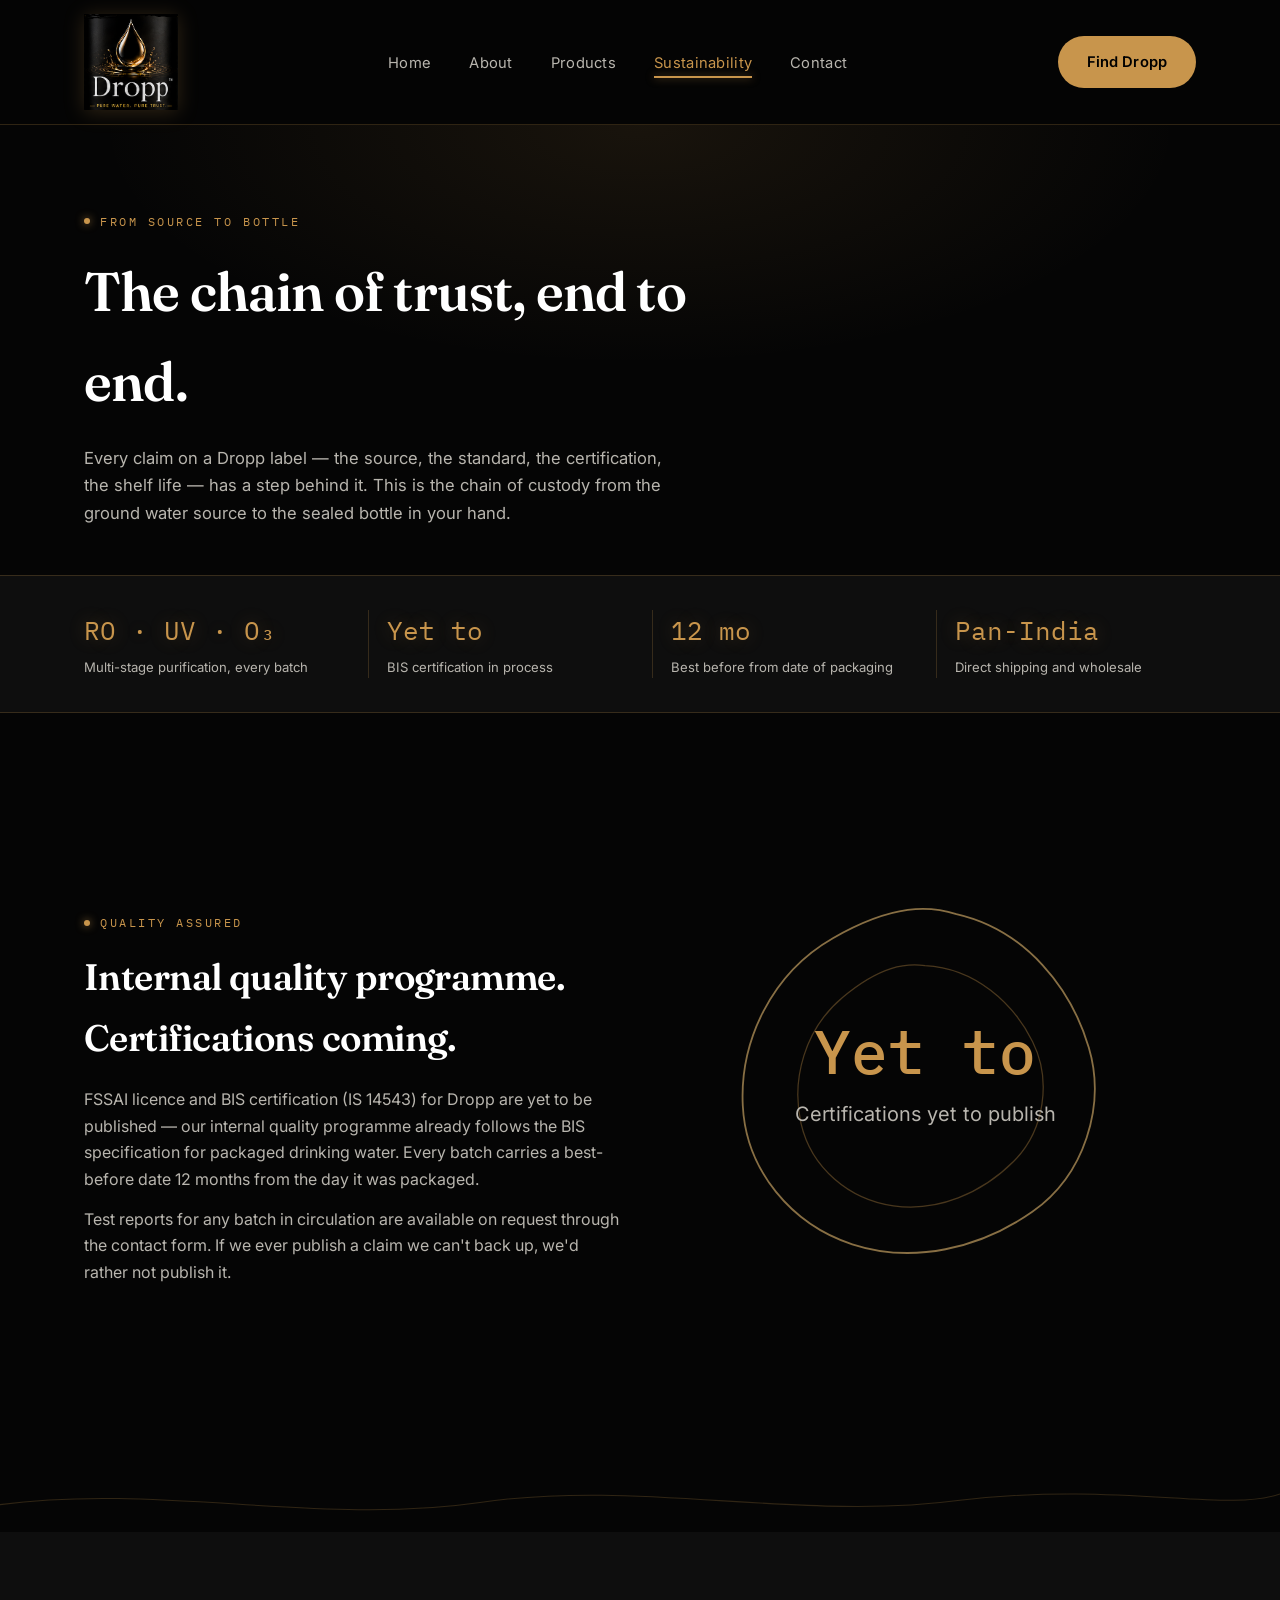
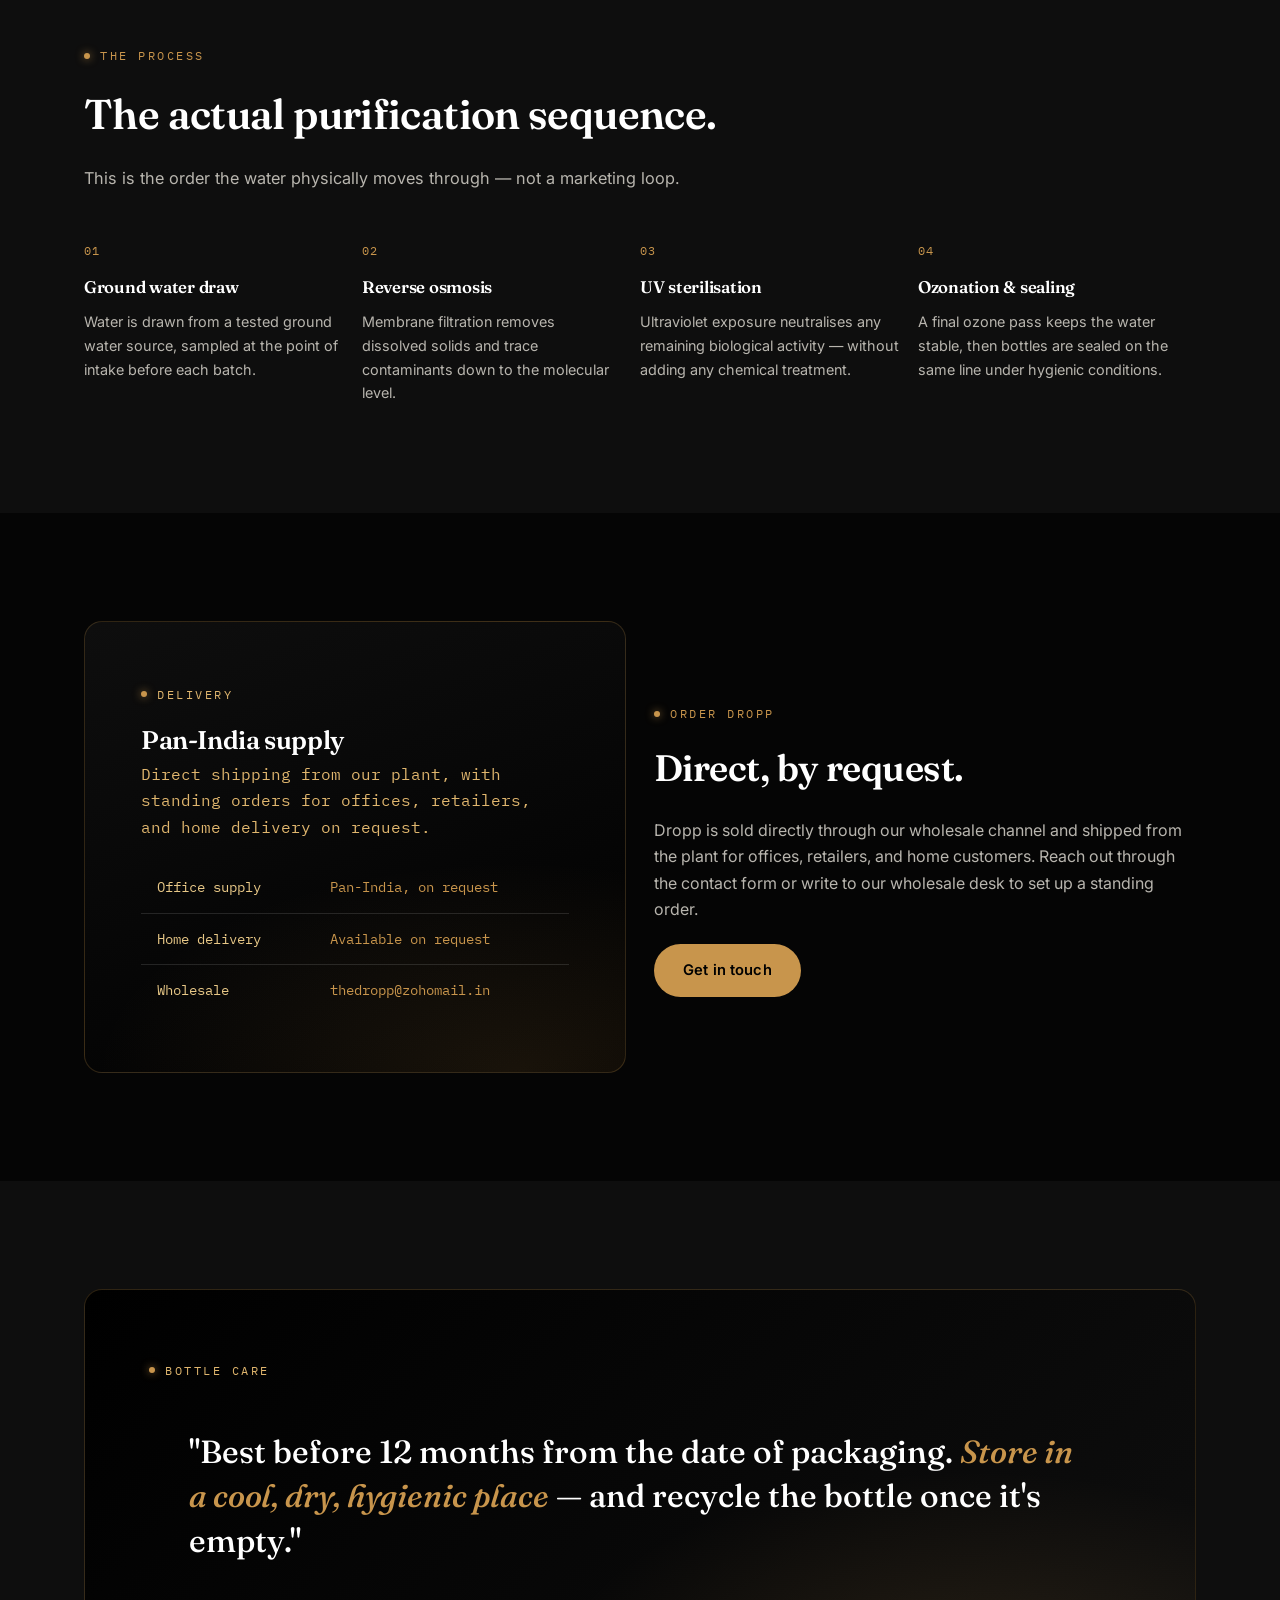
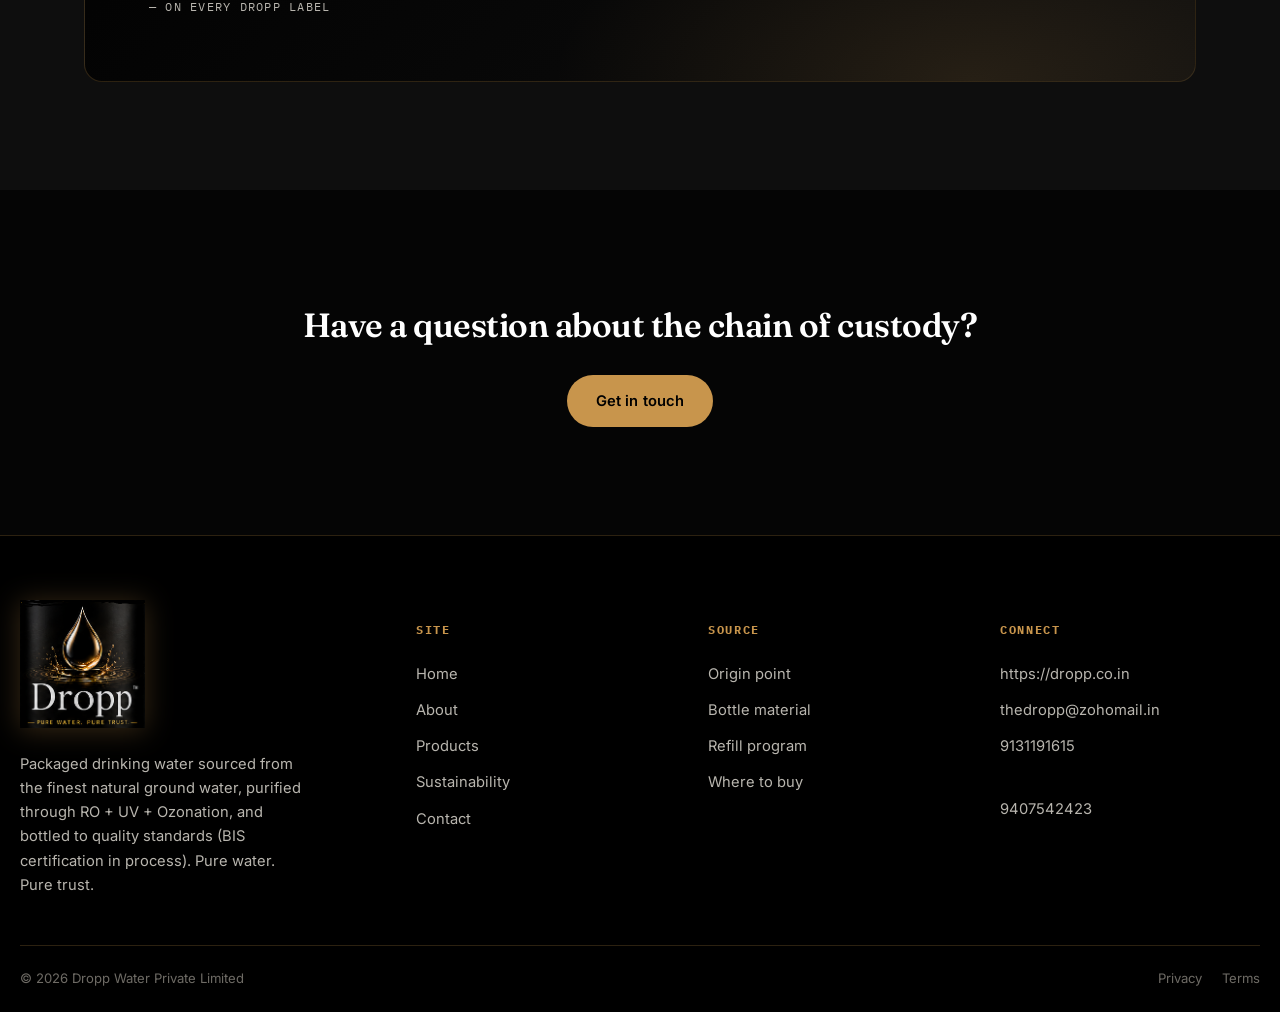
<file: sustainability.html>
<!DOCTYPE html>
<html lang="en">
<head>
<meta charset="UTF-8">
<meta name="viewport" content="width=device-width, initial-scale=1.0">
<title>Sustainability — Dropp</title>
<meta name="description" content="Dropp's chain of custody from source to bottle — RO + UV + Ozonation purification and a 12-month best-before date on every bottle. FSSAI and BIS certifications yet to publish.">
<link rel="preconnect" href="https://fonts.googleapis.com">
<link href="https://fonts.googleapis.com/css2?family=Fraunces:ital,opsz,wght@0,9..144,380;0,9..144,500;0,9..144,600;1,9..144,400&family=Inter:wght@400;500;600&family=IBM+Plex+Mono:wght@400;500&display=swap" rel="stylesheet">
<link rel="stylesheet" href="styles.css">
</head>
<body>

<header class="site-header">
  <div class="wrap">
    <a href="index.html" class="logo"><img src="image/logo.png" alt="Dropp — Pure Water. Pure Trust."></a>
    <nav class="main-nav" id="main-nav">
      <ul>
        <li><a href="index.html">Home</a></li>
        <li><a href="about.html">About</a></li>
        <li><a href="products.html">Products</a></li>
        <li><a href="sustainability.html" class="active">Sustainability</a></li>
        <li><a href="contact.html">Contact</a></li>
      </ul>
    </nav>
    <div class="header-actions">
      <a href="contact.html" class="btn btn-primary">Find Dropp</a>
      <button class="menu-toggle" aria-label="Toggle menu" aria-expanded="false"><span></span></button>
    </div>
  </div>
</header>

<main>

  <section class="page-head">
    <div class="wrap">
      <span class="eyebrow">From source to bottle</span>
      <h1>The chain of trust, end to end.</h1>
      <p>Every claim on a Dropp label — the source, the standard, the certification, the shelf life — has a step behind it. This is the chain of custody from the ground water source to the sealed bottle in your hand.</p>
    </div>
  </section>

  <!-- STAT STRIP -->
  <section class="stat-strip">
    <div class="wrap">
      <div class="stat"><div class="num">RO · UV · O₃</div><div class="lbl">Multi-stage purification, every batch</div></div>
      <div class="stat"><div class="num">Yet to</div><div class="lbl">BIS certification in process</div></div>
      <div class="stat"><div class="num">12 mo</div><div class="lbl">Best before from date of packaging</div></div>
      <div class="stat"><div class="num">Pan-India</div><div class="lbl">Direct shipping and wholesale</div></div>
    </div>
  </section>

  <!-- MATERIAL -->
  <section class="section">
    <div class="wrap grid-2" style="align-items:center;">
      <div>
        <span class="eyebrow">Quality assured</span>
        <h2 style="font-size:clamp(1.8rem,3vw,2.3rem); margin-top:14px;">Internal quality programme. Certifications coming.</h2>
        <p style="color:var(--ink-soft); margin-top:18px;">FSSAI licence and BIS certification (IS 14543) for Dropp are yet to be published — our internal quality programme already follows the BIS specification for packaged drinking water. Every batch carries a best-before date 12 months from the day it was packaged.</p>
        <p style="color:var(--ink-soft); margin-top:14px;">Test reports for any batch in circulation are available on request through the contact form. If we ever publish a claim we can't back up, we'd rather not publish it.</p>
      </div>
      <div class="hero-art" aria-hidden="true" style="aspect-ratio:1/1;">
        <svg viewBox="0 0 300 300" xmlns="http://www.w3.org/2000/svg">
          <defs>
            <path id="ring2" d="M0,-100 C40,-98 70,-70 85,-40 C100,-10 95,30 70,55 C45,80 10,95 -25,90 C-60,85 -90,60 -98,25 C-106,-10 -95,-50 -65,-75 C-35,-100 -15,-102 0,-100 Z"/>
          </defs>
          <g transform="translate(150,150)" fill="none" stroke="rgba(200,149,76,0.35)">
            <use href="#ring2" transform="scale(0.7)"/>
            <use href="#ring2" transform="scale(1.0) rotate(10)" stroke="rgba(224,182,110,0.6)"/>
          </g>
          <text x="150" y="140" text-anchor="middle" font-family="IBM Plex Mono, monospace" font-size="34" fill="#C8954C" font-weight="500">Yet to</text>
          <text x="150" y="166" text-anchor="middle" font-family="Inter, sans-serif" font-size="11" fill="#B8B5AE">Certifications yet to publish</text>
        </svg>
      </div>
    </div>
  </section>

  <div class="section-divider">
    <svg class="contour" viewBox="0 0 1200 50" preserveAspectRatio="none" aria-hidden="true">
      <path d="M0,24 C150,4 300,44 450,22 C600,0 750,40 900,20 C1050,2 1150,32 1200,14"/>
    </svg>
  </div>

  <!-- PURIFICATION PROCESS -->
  <section class="section alt">
    <div class="wrap">
      <div class="section-head">
        <span class="eyebrow">The process</span>
        <h2>The actual purification sequence.</h2>
        <p>This is the order the water physically moves through — not a marketing loop.</p>
      </div>
      <div class="process">
        <div class="process-step">
          <span class="idx">01</span>
          <h3>Ground water draw</h3>
          <p>Water is drawn from a tested ground water source, sampled at the point of intake before each batch.</p>
        </div>
        <div class="process-step">
          <span class="idx">02</span>
          <h3>Reverse osmosis</h3>
          <p>Membrane filtration removes dissolved solids and trace contaminants down to the molecular level.</p>
        </div>
        <div class="process-step">
          <span class="idx">03</span>
          <h3>UV sterilisation</h3>
          <p>Ultraviolet exposure neutralises any remaining biological activity — without adding any chemical treatment.</p>
        </div>
        <div class="process-step">
          <span class="idx">04</span>
          <h3>Ozonation &amp; sealing</h3>
          <p>A final ozone pass keeps the water stable, then bottles are sealed on the same line under hygienic conditions.</p>
        </div>
      </div>
    </div>
  </section>

  <!-- DELIVERY -->
  <section class="section">
    <div class="wrap grid-2" style="align-items:center;">
      <div class="elevation">
        <span class="eyebrow" style="color:var(--copper-soft);">Delivery</span>
        <h3 style="margin-top:14px;">Pan-India supply</h3>
        <p class="reading">Direct shipping from our plant, with standing orders for offices, retailers, and home delivery on request.</p>
        <table class="spec-table" style="margin-top:22px; color:var(--mist);">
          <tbody>
            <tr><td style="color:var(--mist); border-color:rgba(255,255,255,0.12);">Office supply</td><td class="num" style="border-color:rgba(255,255,255,0.12);">Pan-India, on request</td></tr>
            <tr><td style="color:var(--mist); border-color:rgba(255,255,255,0.12);">Home delivery</td><td class="num" style="border-color:rgba(255,255,255,0.12);">Available on request</td></tr>
            <tr><td style="color:var(--mist);">Wholesale</td><td class="num">thedropp@zohomail.in</td></tr>
          </tbody>
        </table>
      </div>
      <div>
        <span class="eyebrow">Order Dropp</span>
        <h2 style="font-size:clamp(1.8rem,3vw,2.3rem); margin-top:14px;">Direct, by request.</h2>
        <p style="color:var(--ink-soft); margin-top:18px;">Dropp is sold directly through our wholesale channel and shipped from the plant for offices, retailers, and home customers. Reach out through the contact form or write to our wholesale desk to set up a standing order.</p>
        <a href="contact.html" class="btn btn-primary" style="margin-top:22px;">Get in touch</a>
      </div>
    </div>
  </section>

  <!-- BOTTLE CARE -->
  <section class="section alt">
    <div class="wrap">
      <div class="quote-block">
        <span class="eyebrow" style="color:var(--copper-soft); margin-bottom:18px; display:inline-flex;">Bottle care</span>
        <blockquote>"Best before 12 months from the date of packaging. <em>Store in a cool, dry, hygienic place</em> — and recycle the bottle once it's empty."</blockquote>
        <cite>— On every Dropp label</cite>
      </div>
    </div>
  </section>

  <section class="section">
    <div class="wrap" style="text-align:center;">
      <h2 style="font-size:clamp(1.6rem,3vw,2.1rem);">Have a question about the chain of custody?</h2>
      <a href="contact.html" class="btn btn-primary" style="margin-top:22px;">Get in touch</a>
    </div>
  </section>

</main>

<footer class="site-footer">
  <div class="wrap foot-top">
    <div class="foot-grid">
      <div class="foot-brand">
    <a href="index.html" class="logo"><img src="image/logo.png" alt="Dropp — Pure Water. Pure Trust."></a>
        <p>Packaged drinking water sourced from the finest natural ground water, purified through RO + UV + Ozonation, and bottled to quality standards (BIS certification in process). Pure water. Pure trust.</p>
      </div>
      <div class="foot-col">
        <h5>Site</h5>
        <a href="index.html">Home</a>
        <a href="about.html">About</a>
        <a href="products.html">Products</a>
        <a href="sustainability.html">Sustainability</a>
        <a href="contact.html">Contact</a>
      </div>
      <div class="foot-col">
        <h5>Source</h5>
        <a href="about.html">Origin point</a>
        <a href="sustainability.html">Bottle material</a>
        <a href="sustainability.html">Refill program</a>
        <a href="contact.html">Where to buy</a>
      </div>
      <div class="foot-col">
        <h5>Connect</h5>
        <a href="https://dropp.co.in" target="_blank" rel="noopener">https://dropp.co.in</a>
        <a href="mailto:thedropp@zohomail.in">thedropp@zohomail.in</a>
        <a href="tel:9131191615">9131191615</a><br><a href="tel:9407542423">9407542423</a>
      </div>
    </div>
  </div>
  <div class="wrap foot-bottom">
    <span>© <span data-year></span> Dropp Water Private Limited</span>
    <div class="legal-links"><a href="#">Privacy</a><a href="#">Terms</a></div>
  </div>
</footer>

<script src="script.js"></script>
</body>
</html>
</file>
<file: styles.css>
/* ============================================================
   Dropp — design tokens
   Concept: pure black field with rich gold accents, echoing
   the Dropp bottle — black label, gold serif type, mountain
   illustration in amber. Premium packaged drinking water.
   ============================================================ */

:root{
  /* color — black field with gold accents */
  --bg:         #050505;
  --bg-alt:     #0E0E0E;
  --bg-deep:    #000000;
  --ink:        #FFFFFF;
  --ink-soft:   #B8B5AE;
  --ink-faint:  #6E6B65;
  --primary:    #C8954C;          /* rich gold */
  --primary-deep: #8B6914;        /* deep amber */
  --primary-bright: #E0B66E;      /* light gold */
  --mist:       #E8C887;          /* light gold */
  --mist-pale:  #F5E6C8;          /* cream */
  --copper:     #C8954C;          /* gold accent */
  --copper-soft:#E0B66E;          /* light gold */
  --line:       rgba(200,149,76,0.22);
  --line-soft:  rgba(255,255,255,0.06);
  --white:      #FFFFFF;

  /* type */
  --f-display: "Fraunces", Georgia, serif;
  --f-body: "Inter", -apple-system, sans-serif;
  --f-mono: "IBM Plex Mono", monospace;

  /* layout */
  --max: 1240px;
  --pad: clamp(20px, 5vw, 64px);
  --radius: 4px;
  --glow: 0 0 40px rgba(200,149,76,0.25);
}

*,*::before,*::after{ box-sizing:border-box; }
html{ scroll-behavior:smooth; }
body{
  margin:0;
  background:var(--bg);
  color:var(--ink);
  font-family:var(--f-body);
  font-size:16px;
  line-height:1.65;
  -webkit-font-smoothing:antialiased;
}
html{ overflow-x:clip; }
img{ max-width:100%; display:block; }
a{ color:inherit; }
ul{ margin:0; padding:0; list-style:none; }
h1,h2,h3,h4{ margin:0; font-family:var(--f-display); font-weight:600; color:var(--ink); letter-spacing:-0.015em; }
p{ margin:0; }
button{ font-family:inherit; }

@media (prefers-reduced-motion: reduce){
  *{ animation-duration:0.001ms !important; animation-iteration-count:1 !important; transition-duration:0.001ms !important; scroll-behavior:auto !important; }
}

:focus-visible{
  outline:2px solid var(--primary);
  outline-offset:3px;
}

.wrap{
  max-width:var(--max);
  margin:0 auto;
  padding-left:var(--pad);
  padding-right:var(--pad);
}

/* ---------- eyebrow / mono utility ---------- */
.eyebrow{
  font-family:var(--f-mono);
  font-size:0.72rem;
  letter-spacing:0.22em;
  text-transform:uppercase;
  color:var(--primary);
  display:inline-flex;
  align-items:center;
  gap:10px;
}
.eyebrow::before{
  content:"";
  width:6px; height:6px;
  border-radius:50%;
  background:var(--primary);
  flex:none;
  box-shadow:0 0 8px rgba(200,149,76,0.8);
}

/* ---------- header ---------- */
.site-header{
  position:sticky;
  top:0;
  z-index:50;
  background:rgba(5,5,5,0.85);
  backdrop-filter:blur(12px);
  border-bottom:1px solid var(--line);
}
.site-header .wrap{
  display:flex;
  align-items:center;
  justify-content:space-between;
  height:124px;
  gap:16px;
}
.logo{
  font-family:var(--f-display);
  font-size:1.55rem;
  font-weight:600;
  text-decoration:none;
  display:inline-flex;
  align-items:center;
  gap:2px;
  color:var(--white);
  letter-spacing:-0.01em;
}
.logo img{
  display:block;
  height:96px;
  width:auto;
  max-width:240px;
  filter:drop-shadow(0 2px 10px rgba(200,149,76,0.22));
}
.foot-brand .logo img{
  height:128px;
  max-width:320px;
  filter:drop-shadow(0 2px 14px rgba(200,149,76,0.28));
}
.logo em{
  font-style:italic;
  font-weight:400;
  color:var(--primary);
}
.logo .dot{ color:var(--primary); }
.logo sup{
  font-size:0.45em;
  vertical-align:super;
  color:var(--primary);
  font-weight:500;
  margin-left:2px;
  letter-spacing:0.05em;
}

nav.main-nav ul{
  display:flex;
  gap:clamp(18px,3vw,38px);
}
nav.main-nav a{
  font-size:0.92rem;
  text-decoration:none;
  color:var(--ink-soft);
  position:relative;
  padding:6px 0;
  transition:color .2s ease;
  letter-spacing:0.02em;
}
nav.main-nav a:hover{ color:var(--ink); }
nav.main-nav a.active{ color:var(--primary); }
nav.main-nav a.active::after{
  content:"";
  position:absolute;
  left:0; right:0; bottom:0;
  height:2px;
  background:var(--primary);
  box-shadow:0 0 8px rgba(200,149,76,0.6);
}

.header-actions{ display:flex; align-items:center; gap:16px; }

.menu-toggle{
  display:none;
  background:none;
  border:1px solid var(--line);
  border-radius:50%;
  width:42px; height:42px;
  min-width:42px; min-height:42px;
  align-items:center;
  justify-content:center;
  cursor:pointer;
  padding:0;
  position:relative;
  z-index:60;
  flex-shrink:0;
}
.menu-toggle span, .menu-toggle span::before, .menu-toggle span::after{
  content:"";
  display:block;
  width:18px; height:2px;
  background:var(--ink);
  position:relative;
  transition:transform .25s ease, opacity .25s ease;
  border-radius:2px;
}
.menu-toggle span::before{ position:absolute; top:-6px; left:0; }
.menu-toggle span::after{ position:absolute; top:6px; left:0; }

/* ---------- buttons ---------- */
.btn{
  display:inline-flex;
  align-items:center;
  gap:10px;
  font-family:var(--f-body);
  font-weight:600;
  font-size:0.92rem;
  text-decoration:none;
  padding:13px 28px;
  border-radius:999px;
  border:1px solid transparent;
  cursor:pointer;
  transition:transform .25s ease, background .25s ease, color .25s ease, border-color .25s ease, box-shadow .25s ease;
  white-space:nowrap;
  letter-spacing:0.01em;
}
.btn:hover{ transform:translateY(-1px); }
.btn-primary{
  background:var(--primary);
  color:var(--bg-deep);
  box-shadow:0 0 0 rgba(200,149,76,0);
}
.btn-primary:hover{
  background:var(--primary-bright);
  box-shadow:0 8px 28px rgba(200,149,76,0.4);
}
.btn-ghost{
  background:transparent;
  color:var(--ink);
  border-color:var(--line);
}
.btn-ghost:hover{
  border-color:var(--primary);
  color:var(--primary);
}
.btn-copper{
  background:var(--copper);
  color:var(--bg-deep);
}
.btn-copper:hover{ background:var(--primary-bright); }
.btn-light{
  background:var(--white);
  color:var(--bg-deep);
}
.btn-light:hover{ background:var(--mist); }
.btn-outline-gold{
  background:transparent;
  color:var(--primary);
  border-color:var(--primary);
}
.btn-outline-gold:hover{
  background:var(--primary);
  color:var(--bg-deep);
}

/* ---------- contour divider ---------- */
.contour{
  width:100%;
  display:block;
  color:var(--line);
}
.contour path{
  fill:none;
  stroke:currentColor;
  stroke-width:1;
}
.contour.on-dark{ color:rgba(200,149,76,0.25); }
.contour .pin{ fill:var(--primary); }

.section-divider{ position:relative; line-height:0; }

.draw-path{
  stroke-dasharray:1400;
  stroke-dashoffset:1400;
  animation:draw 2.4s ease forwards;
}
@keyframes draw{ to{ stroke-dashoffset:0; } }

/* ---------- HERO SLIDER ---------- */
.hero-slider{
  position:relative;
  overflow:hidden;
  background:var(--bg);
  min-height:clamp(540px, 78vh, 760px);
}
.hero-slider .slide{
  position:absolute;
  inset:0;
  display:flex;
  align-items:center;
  opacity:0;
  transition:opacity .9s ease;
  pointer-events:none;
}
.hero-slider .slide.active{
  opacity:1;
  pointer-events:auto;
  z-index:1;
}
.hero-slider .slide-bg{
  position:absolute;
  inset:0;
  z-index:0;
}
.hero-slider .slide-bg img{
  width:100%;
  height:100%;
  object-fit:cover;
  object-position:center;
}
.hero-slider .slide-bg::after{
  content:"";
  position:absolute;
  inset:0;
  background:
    linear-gradient(90deg, rgba(0,0,0,0.85) 0%, rgba(0,0,0,0.55) 40%, rgba(0,0,0,0.2) 70%, rgba(0,0,0,0.45) 100%),
    linear-gradient(180deg, rgba(0,0,0,0.4) 0%, transparent 30%, transparent 70%, rgba(0,0,0,0.6) 100%);
}

/* Video slide */
.hero-slider .slide-video-bg{
  background:#000;
}
.hero-slider .slide-video-el{
  position:absolute;
  inset:0;
  width:100%;
  height:100%;
  object-fit:cover;
  object-position:center;
  display:block;
}
.hero-slider .slide-bg.gradient{
  background:
    radial-gradient(900px 500px at 70% 50%, rgba(200,149,76,0.18), transparent 60%),
    radial-gradient(700px 400px at 20% 80%, rgba(200,149,76,0.10), transparent 60%),
    linear-gradient(160deg, var(--bg-alt), var(--bg-deep));
}
.hero-slider .slide-bg.gradient::after{
  background:radial-gradient(circle at 30% 50%, rgba(0,0,0,0) 0%, rgba(0,0,0,0.4) 100%);
}
.hero-slider .slide-inner{
  position:relative;
  z-index:1;
  width:100%;
  display:grid;
  grid-template-columns:1fr 1fr;
  gap:clamp(24px,5vw,64px);
  align-items:center;
  padding-top:clamp(56px,8vw,96px);
  padding-bottom:clamp(56px,8vw,96px);
}
.hero-slider .slide-content{max-width:560px;}
.hero-slider .eyebrow{ margin-bottom:18px; }
.hero-slider h1{
  font-size:clamp(2.6rem,5.4vw,4.6rem);
  line-height:1.04;
  color:var(--white);
  font-weight:600;
}
.hero-slider h1 em{
  font-style:italic;
  font-weight:400;
  color:var(--primary);
}
.hero-slider .lede{
  font-size:1.1rem;
  color:var(--ink-soft);
  max-width:48ch;
  margin-top:22px;
}
.hero-slider .hero-actions{
  display:flex;
  gap:14px;
  margin-top:34px;
  flex-wrap:wrap;
}
.hero-slider .slide-art{
  position:relative;
  display:flex;
  align-items:center;
  justify-content:center;
  min-height:380px;
}
.hero-slider .slide-art img{
  max-height:560px;
  width:auto;
  filter:drop-shadow(0 30px 60px rgba(0,0,0,0.6));
}
.hero-slider .slide-art img.slide-logo{
  max-height:380px;
  width:auto;
  filter:drop-shadow(0 16px 40px rgba(200,149,76,0.25));
}
.hero-slider .slide-art .gold-emblem{
  position:absolute;
  bottom:0; right:0;
  font-family:var(--f-mono);
  font-size:0.7rem;
  color:var(--primary);
  letter-spacing:0.12em;
  text-transform:uppercase;
  background:rgba(0,0,0,0.6);
  border:1px solid var(--line);
  padding:10px 14px;
  border-radius:8px;
  backdrop-filter:blur(6px);
}
.hero-slider .slide-art .gold-emblem strong{
  display:block;
  color:var(--white);
  font-size:0.84rem;
  font-family:var(--f-body);
  font-weight:600;
  margin-bottom:2px;
}

/* slider controls */
.slider-arrow{
  position:absolute;
  top:50%;
  transform:translateY(-50%);
  z-index:3;
  width:48px; height:48px;
  border-radius:50%;
  border:1px solid var(--line);
  background:rgba(0,0,0,0.5);
  color:var(--primary);
  font-size:1.2rem;
  cursor:pointer;
  display:flex;
  align-items:center;
  justify-content:center;
  backdrop-filter:blur(8px);
  transition:background .2s ease, border-color .2s ease, color .2s ease;
}
.slider-arrow:hover{
  background:rgba(0,0,0,0.85);
  border-color:var(--primary);
}
.slider-arrow.prev{ left:24px; }
.slider-arrow.next{ right:24px; }

.slider-dots{
  position:absolute;
  bottom:28px;
  left:50%;
  transform:translateX(-50%);
  z-index:3;
  display:flex;
  gap:10px;
}
.slider-dots button{
  width:32px; height:3px;
  border:none;
  background:rgba(255,255,255,0.25);
  cursor:pointer;
  border-radius:2px;
  transition:background .25s ease, width .25s ease;
}
.slider-dots button.active{
  background:var(--primary);
  width:48px;
  box-shadow:0 0 8px rgba(200,149,76,0.5);
}

/* ---------- stat strip ---------- */
.stat-strip{
  border-top:1px solid var(--line);
  border-bottom:1px solid var(--line);
  background:var(--bg-alt);
}
.stat-strip .wrap{
  display:grid;
  grid-template-columns:repeat(4,1fr);
  gap:24px;
  padding-top:34px;
  padding-bottom:34px;
}
.stat{ border-left:1px solid var(--line); padding-left:18px; }
.stat:first-child{ border-left:none; padding-left:0; }
.stat .num{
  font-family:var(--f-mono);
  font-size:1.6rem;
  color:var(--primary);
  text-shadow:0 0 18px rgba(200,149,76,0.3);
}
.stat .lbl{ font-size:0.82rem; color:var(--ink-soft); margin-top:4px; }

/* ---------- generic section ---------- */
.section{ padding:clamp(56px,9vw,108px) 0; }
.section.alt{ background:var(--bg-alt); }
.section-head{ max-width:640px; margin-bottom:48px; }
.section-head h2{ font-size:clamp(1.9rem,3.4vw,2.6rem); margin-top:14px; }
.section-head p{ color:var(--ink-soft); margin-top:16px; font-size:1.02rem; }

/* ---------- pillars / feature grid ---------- */
.grid-3{ display:grid; grid-template-columns:repeat(3,1fr); gap:28px; }
.grid-2{ display:grid; grid-template-columns:repeat(2,1fr); gap:28px; }
.pillar{
  background:linear-gradient(180deg, rgba(200,149,76,0.05), rgba(200,149,76,0.01));
  border:1px solid var(--line);
  border-radius:14px;
  padding:30px 26px;
  transition:border-color .25s ease, transform .25s ease, box-shadow .25s ease;
}
.pillar:hover{
  border-color:rgba(200,149,76,0.5);
  transform:translateY(-2px);
  box-shadow:0 12px 32px rgba(0,0,0,0.4);
}
.pillar .mark{
  width:42px; height:42px;
  border-radius:50%;
  background:rgba(200,149,76,0.10);
  border:1px solid var(--line);
  display:flex; align-items:center; justify-content:center;
  margin-bottom:18px;
}
.pillar h3{ font-size:1.15rem; color:var(--white); }
.pillar p{ color:var(--ink-soft); margin-top:10px; font-size:0.96rem; }

/* ---------- quote ---------- */
.quote-block{
  background:linear-gradient(135deg, var(--bg-deep), var(--bg-alt));
  color:var(--white);
  border:1px solid var(--line);
  border-radius:18px;
  padding:clamp(36px,6vw,64px);
  position:relative;
  overflow:hidden;
}
.quote-block::before{
  content:"";
  position:absolute;
  inset:0;
  background:radial-gradient(700px 350px at 80% 100%, rgba(200,149,76,0.14), transparent 60%);
  pointer-events:none;
}
.quote-block blockquote{
  position:relative;
  font-family:var(--f-display);
  font-size:clamp(1.4rem,2.6vw,2rem);
  font-weight:500;
  line-height:1.4;
  max-width:60ch;
}
.quote-block blockquote em{ font-style:italic; color:var(--primary); }
.quote-block cite{
  position:relative;
  display:block;
  margin-top:24px;
  font-style:normal;
  font-family:var(--f-mono);
  font-size:0.78rem;
  letter-spacing:0.1em;
  text-transform:uppercase;
  color:var(--ink-soft);
}

/* ---------- product cards ---------- */
.product-card{
  background:linear-gradient(180deg, rgba(200,149,76,0.06), rgba(200,149,76,0.02));
  border:1px solid var(--line);
  border-radius:16px;
  overflow:hidden;
  display:flex;
  flex-direction:column;
  transition:border-color .25s ease, transform .25s ease, box-shadow .25s ease;
}
.product-card:hover{
  border-color:rgba(200,149,76,0.5);
  transform:translateY(-3px);
  box-shadow:0 16px 40px rgba(0,0,0,0.5);
}
.product-card .shot{
  aspect-ratio:1/1;
  background:
    radial-gradient(circle at 50% 40%, rgba(200,149,76,0.14), transparent 65%),
    linear-gradient(160deg, var(--bg-alt), var(--bg-deep));
  position:relative;
}
.product-card .shot svg{ position:absolute; inset:0; width:100%; height:100%; }
.product-card .body{ padding:22px 22px 26px; flex:1; display:flex; flex-direction:column; }
.product-card h3{ font-size:1.2rem; color:var(--white); }
.product-card .desc{ color:var(--ink-soft); font-size:0.92rem; margin-top:8px; }
.product-card .meta{ display:flex; gap:10px; margin-top:16px; flex-wrap:wrap; }
.tag{
  font-family:var(--f-mono);
  font-size:0.68rem;
  letter-spacing:0.06em;
  text-transform:uppercase;
  border:1px solid var(--line);
  border-radius:999px;
  padding:5px 10px;
  color:var(--ink-soft);
  background:rgba(200,149,76,0.04);
}
.product-card .price-row{
  margin-top:auto;
  padding-top:18px;
  display:flex;
  align-items:center;
  justify-content:space-between;
  border-top:1px solid var(--line-soft);
}
.product-card .price{
  font-family:var(--f-mono);
  font-size:0.95rem;
  color:var(--primary);
  white-space:nowrap;
}

/* ---------- spec table ---------- */
.spec-table{
  width:100%;
  border-collapse:collapse;
  font-family:var(--f-mono);
  font-size:0.86rem;
}
.spec-table th, .spec-table td{
  text-align:left;
  padding:14px 16px;
  border-bottom:1px solid var(--line-soft);
}
.spec-table th{
  color:var(--ink-faint);
  font-weight:500;
  text-transform:uppercase;
  font-size:0.72rem;
  letter-spacing:0.1em;
}
.spec-table tr:last-child td{ border-bottom:none; }
.spec-table td.num{ color:var(--primary); }

/* ---------- timeline / process ---------- */
.process{ display:grid; grid-template-columns:repeat(4,1fr); gap:0; position:relative; }
.process-step{ position:relative; padding:0 18px 0 0; }
.process-step .idx{
  font-family:var(--f-mono);
  font-size:0.78rem;
  color:var(--primary);
  display:block;
  margin-bottom:14px;
  letter-spacing:0.1em;
}
.process-step h3{ font-size:1.05rem; color:var(--white); }
.process-step p{ color:var(--ink-soft); font-size:0.9rem; margin-top:8px; }
.process-step::before{
  content:"";
  position:absolute;
  top:30px; right:0;
  width:1px; height:calc(100% - 30px);
  background:var(--line);
  display:none;
}

/* ---------- elevation / contour map block ---------- */
.elevation{
  background:
    radial-gradient(700px 350px at 80% 100%, rgba(200,149,76,0.12), transparent 60%),
    linear-gradient(160deg, var(--bg-alt), var(--bg-deep));
  color:var(--mist);
  border:1px solid var(--line);
  border-radius:18px;
  padding:clamp(34px,5vw,56px);
  position:relative;
  overflow:hidden;
}
.elevation h3{ color:var(--white); font-size:1.6rem; }
.elevation .reading{ font-family:var(--f-mono); color:var(--copper-soft); }

/* ---------- forms ---------- */
.field{ display:flex; flex-direction:column; gap:8px; margin-bottom:20px; }
.field label{
  font-size:0.84rem;
  color:var(--ink-soft);
  font-family:var(--f-mono);
  letter-spacing:0.04em;
}
.field input, .field select, .field textarea{
  font-family:var(--f-body);
  font-size:0.98rem;
  padding:13px 14px;
  border:1px solid var(--line);
  border-radius:8px;
  background:rgba(0,0,0,0.6);
  color:var(--ink);
  transition:border-color .2s ease, background .2s ease;
}
.field input::placeholder, .field textarea::placeholder{ color:var(--ink-faint); }
.field input:focus, .field select:focus, .field textarea:focus{
  border-color:var(--primary);
  background:rgba(0,0,0,0.9);
  outline:none;
}
.field select option{ background:var(--bg-deep); color:var(--ink); }
.field textarea{ resize:vertical; min-height:120px; }
.form-row{ display:grid; grid-template-columns:1fr 1fr; gap:18px; }

/* ---------- accordion (FAQ) ---------- */
.accordion-item{ border-bottom:1px solid var(--line-soft); }
.accordion-item summary{
  list-style:none;
  cursor:pointer;
  padding:22px 0;
  display:flex;
  align-items:center;
  justify-content:space-between;
  font-family:var(--f-display);
  font-size:1.08rem;
  color:var(--ink);
}
.accordion-item summary::-webkit-details-marker{ display:none; }
.accordion-item summary .plus{
  font-family:var(--f-mono);
  color:var(--primary);
  font-size:1.2rem;
  transition:transform .25s ease;
  flex:none;
  margin-left:18px;
}
.accordion-item[open] summary .plus{ transform:rotate(45deg); }
.accordion-item .panel{ padding-bottom:22px; color:var(--ink-soft); max-width:62ch; }

/* ---------- map / locations ---------- */
.locations-list .loc-item{
  display:flex; justify-content:space-between; align-items:flex-start;
  padding:20px 0; border-bottom:1px solid var(--line-soft); gap:18px;
}
.loc-item h4{ font-family:var(--f-body); font-weight:600; font-size:1rem; color:var(--white); }
.loc-item p{ color:var(--ink-soft); font-size:0.9rem; margin-top:4px; }
.loc-item .dist{
  font-family:var(--f-mono);
  font-size:0.82rem;
  color:var(--primary);
  white-space:nowrap;
}

/* ---------- footer ---------- */
.site-footer{
  background:var(--bg-deep);
  color:var(--ink-soft);
  padding-top:0;
  border-top:1px solid var(--line);
}
.site-footer .foot-top{ padding:64px 0 48px; }
.foot-grid{ display:grid; grid-template-columns:1.4fr 1fr 1fr 1fr; gap:32px; }
.foot-brand .logo{ color:var(--white); font-size:1.6rem; }
.foot-brand .logo em{ color:var(--primary); }
.foot-brand p{ color:var(--ink-soft); font-size:0.92rem; margin-top:16px; max-width:32ch; }
.foot-col h5{
  font-family:var(--f-mono);
  font-size:0.74rem;
  letter-spacing:0.14em;
  text-transform:uppercase;
  color:var(--primary);
  margin-bottom:16px;
}
.foot-col a{
  display:block;
  color:var(--ink-soft);
  text-decoration:none;
  font-size:0.92rem;
  padding:6px 0;
  transition:color .2s;
}
.foot-col a:hover{ color:var(--primary); }
.foot-bottom{
  border-top:1px solid var(--line);
  padding:22px 0;
  display:flex; justify-content:space-between; align-items:center;
  font-size:0.82rem; color:var(--ink-faint);
}
.foot-bottom .legal-links{ display:flex; gap:20px; }
.foot-bottom a{ color:inherit; text-decoration:none; }
.foot-bottom a:hover{ color:var(--primary); }

/* ---------- page header (sub pages) ---------- */
.page-head{
  padding-top:clamp(48px,7vw,80px);
  padding-bottom:48px;
  background:
    radial-gradient(900px 400px at 50% 0%, rgba(200,149,76,0.10), transparent 60%);
}
.page-head h1{ font-size:clamp(2.2rem,4.4vw,3.4rem); margin-top:16px; max-width:18ch; }
.page-head p{ color:var(--ink-soft); max-width:58ch; margin-top:18px; font-size:1.04rem; }

/* ---------- product showcase (sizes row) ---------- */
.size-rail{
  display:grid;
  grid-template-columns:repeat(5,1fr);
  gap:14px;
  margin-top:36px;
}
.size-pill{
  border:1px solid var(--line);
  border-radius:999px;
  padding:14px 18px;
  text-align:center;
  font-family:var(--f-mono);
  font-size:0.92rem;
  color:var(--ink-soft);
  background:rgba(200,149,76,0.04);
  transition:border-color .2s ease, color .2s ease, background .2s ease;
}
.size-pill:hover, .size-pill.active{
  border-color:var(--primary);
  color:var(--primary);
  background:rgba(200,149,76,0.10);
}

/* ---------- responsive ---------- */

/* Tablet & small desktop */
@media (max-width: 1024px){
  nav.main-nav ul{ gap:clamp(14px,2vw,24px); }
  nav.main-nav a{ font-size:0.88rem; }
  .hero-slider h1{ font-size:clamp(2.2rem,4.6vw,3.6rem); }
  .size-rail{ grid-template-columns:repeat(3,1fr); }
  .grid-3{ grid-template-columns:repeat(3,1fr); gap:20px; }
  .foot-grid{ grid-template-columns:1.4fr 1fr 1fr; gap:24px; }
}

/* Tablet */
@media (max-width: 860px){
  .site-header .wrap{ height:104px; }
  .logo img{ height:80px; max-width:200px; }
  .foot-brand .logo img{ height:110px; max-width:280px; }

  .menu-toggle{ display:flex !important; width:44px; height:44px; min-width:44px; min-height:44px; }

  nav.main-nav{
    position:fixed;
    top:104px; left:0; right:0;
    max-height:calc(100vh - 104px);
    background:var(--bg);
    transform:translateY(-110%);
    transition:transform .35s ease, visibility .35s;
    padding:24px var(--pad);
    border-top:1px solid var(--line);
    overflow-y:auto;
    z-index:55;
    visibility:hidden;
    pointer-events:none;
  }
  nav.main-nav.open{
    transform:translateY(0);
    visibility:visible;
    pointer-events:auto;
  }
  nav.main-nav ul{ flex-direction:column; gap:0; }
  nav.main-nav a{
    display:block;
    padding:14px 0;
    font-size:1.05rem;
    border-bottom:1px solid var(--line-soft);
  }
  .header-actions .btn{ display:none; }

  .hero-slider{ min-height:560px; }
  .hero-slider .slide-inner{
    grid-template-columns:1fr;
    gap:32px;
    padding-top:48px;
    padding-bottom:96px;
  }
  .hero-slider .slide-art{ order:-1; min-height:auto; justify-content:flex-start; }
  .hero-slider .slide-art img{ max-height:340px; }
  .hero-slider .slide-art .gold-emblem{ position:static; margin-top:14px; align-self:flex-start; }
  .hero-slider h1{ font-size:clamp(2rem,7vw,3rem); }
  .hero-slider .lede{ font-size:1rem; }

  .grid-3{ grid-template-columns:1fr 1fr; }
  .grid-2{ grid-template-columns:1fr; }
  .stat-strip .wrap{ grid-template-columns:1fr 1fr; row-gap:28px; }
  .stat{ padding-left:14px; }
  .stat .num{ font-size:1.35rem; }
  .stat .lbl{ font-size:0.78rem; }

  .foot-grid{ grid-template-columns:1fr 1fr; }
  .foot-grid .foot-col:last-child{ grid-column:auto; border-top:none; padding-top:0; flex-direction:column; gap:0; }
  .foot-grid .foot-col:last-child h5{ width:auto; }
  .foot-grid .foot-col:last-child a{ display:block; }

  .process{ grid-template-columns:1fr 1fr; row-gap:32px; }

  .pillar{ padding:24px 22px; }
  .product-card .body{ padding:18px 18px 22px; }

  .section{ padding:clamp(48px,8vw,80px) 0; }
  .section-head{ margin-bottom:36px; }

  .locations-list .loc-item{ flex-direction:column; gap:8px; }
  .loc-item .dist{ font-size:0.78rem; }
}

/* Phone */
@media (max-width: 640px){
  :root{ --pad: clamp(16px, 4vw, 24px); }

  .site-header .wrap{ height:88px; }
  .logo img{ height:64px; max-width:160px; }
  .foot-brand .logo img{ height:96px; max-width:240px; }

  .menu-toggle{ display:flex !important; width:44px; height:44px; min-width:44px; min-height:44px; }

  nav.main-nav{
    position:fixed;
    top:88px; left:0; right:0;
    max-height:calc(100vh - 88px);
    background:var(--bg);
    transform:translateY(-110%);
    transition:transform .35s ease, visibility .35s;
    padding:20px var(--pad);
    border-top:1px solid var(--line);
    overflow-y:auto;
    z-index:55;
    visibility:hidden;
    pointer-events:none;
  }
  nav.main-nav.open{
    transform:translateY(0);
    visibility:visible;
    pointer-events:auto;
  }
  nav.main-nav ul{ flex-direction:column; gap:0; }
  nav.main-nav a{
    display:block;
    padding:16px 0;
    font-size:1.05rem;
    border-bottom:1px solid var(--line-soft);
  }

  .hero-slider{ min-height:560px; padding-bottom:80px; }
  .hero-slider .slide-inner{
    position:relative;
    z-index:2;
    padding-top:32px;
    padding-bottom:32px;
  }
  .hero-slider .slide{ min-height:520px; }
  .hero-slider .slide-bg{ opacity:0.35; }
  .hero-slider .slide-art img{ max-height:220px; }
  .hero-slider .slide-art img.slide-logo{ max-height:160px; }
  .hero-slider .slide-art svg{ max-width:280px; max-height:200px; }
  .hero-slider h1{ font-size:clamp(1.75rem,8vw,2.4rem); line-height:1.08; }
  .hero-slider .lede{ font-size:0.96rem; margin-top:16px; }
  .hero-slider .hero-actions{ margin-top:24px; gap:10px; }
  .hero-slider .hero-actions .btn{ width:100%; justify-content:center; padding:14px 20px; }
  .slider-arrow{ width:40px; height:40px; font-size:1rem; }
  .slider-arrow.prev{ left:6px; }
  .slider-arrow.next{ right:6px; }
  .slider-dots{ bottom:18px; gap:8px; }
  .slider-dots button{ width:24px; }
  .slider-dots button.active{ width:36px; }

  .grid-3{ grid-template-columns:1fr; gap:18px; }
  .grid-2{ grid-template-columns:1fr; gap:24px; }
  .stat-strip .wrap{ grid-template-columns:1fr; gap:0; padding-top:24px; padding-bottom:24px; }
  .stat{ border-left:none; padding:16px 0; border-bottom:1px solid var(--line-soft); padding-left:0; }
  .stat:last-child{ border-bottom:none; }
  .stat .num{ font-size:1.4rem; }
  .stat .lbl{ font-size:0.8rem; }

  .foot-grid{ grid-template-columns:1fr; gap:32px; }
  .foot-bottom{ flex-direction:column; gap:12px; align-items:flex-start; font-size:0.78rem; }
  .foot-bottom .legal-links{ gap:14px; }

  .section{ padding:48px 0; }
  .section-head{ margin-bottom:28px; }
  .section-head h2{ font-size:clamp(1.5rem,6vw,2rem); }
  .section-head p{ font-size:0.96rem; }

  .pillar{ padding:22px 20px; }
  .pillar h3{ font-size:1.05rem; }
  .product-card .body{ padding:18px 18px 22px; }
  .product-card h3{ font-size:1.1rem; }
  .product-card .desc{ font-size:0.88rem; }
  .product-card .price-row{ padding-top:14px; }

  .process{ grid-template-columns:1fr; row-gap:24px; }
  .process-step{ padding-right:0; padding-bottom:24px; border-bottom:1px solid var(--line-soft); }
  .process-step:last-child{ border-bottom:none; padding-bottom:0; }

  .spec-table{ font-size:0.78rem; display:block; overflow-x:auto; white-space:nowrap; -webkit-overflow-scrolling:touch; }
  .spec-table thead, .spec-table tbody, .spec-table tr{ display:table; width:100%; }
  .spec-table th, .spec-table td{ padding:10px 12px; }

  .size-rail{ grid-template-columns:repeat(3,1fr); gap:10px; margin-top:24px; }
  .size-pill{ padding:10px 8px; font-size:0.78rem; }

  .btn{ padding:12px 22px; font-size:0.88rem; }

  .quote-block{ padding:32px 24px; border-radius:14px; }
  .quote-block blockquote{ font-size:clamp(1.2rem,5vw,1.55rem); }
  .quote-block cite{ margin-top:18px; font-size:0.72rem; }

  .elevation{ padding:28px 22px; border-radius:14px; }
  .elevation h3{ font-size:1.35rem; }

  .form-row{ grid-template-columns:1fr; }
  .field input, .field select, .field textarea{ font-size:1rem; padding:12px 14px; }

  .accordion-item summary{ padding:18px 0; font-size:1rem; }
  .accordion-item .panel{ font-size:0.92rem; }

  .locations-list .loc-item{ padding:16px 0; }
  .loc-item h4{ font-size:0.96rem; }

  .size-pill{ font-size:0.82rem; padding:10px 12px; }
}

/* Tiny phones */
@media (max-width: 380px){
  .hero-slider h1{ font-size:1.65rem; }
  .hero-slider .lede{ font-size:0.9rem; }
  .size-rail{ grid-template-columns:repeat(2,1fr); }
  .logo img{ height:54px; max-width:140px; }
  .foot-brand .logo img{ height:84px; max-width:200px; }
}
</file>
